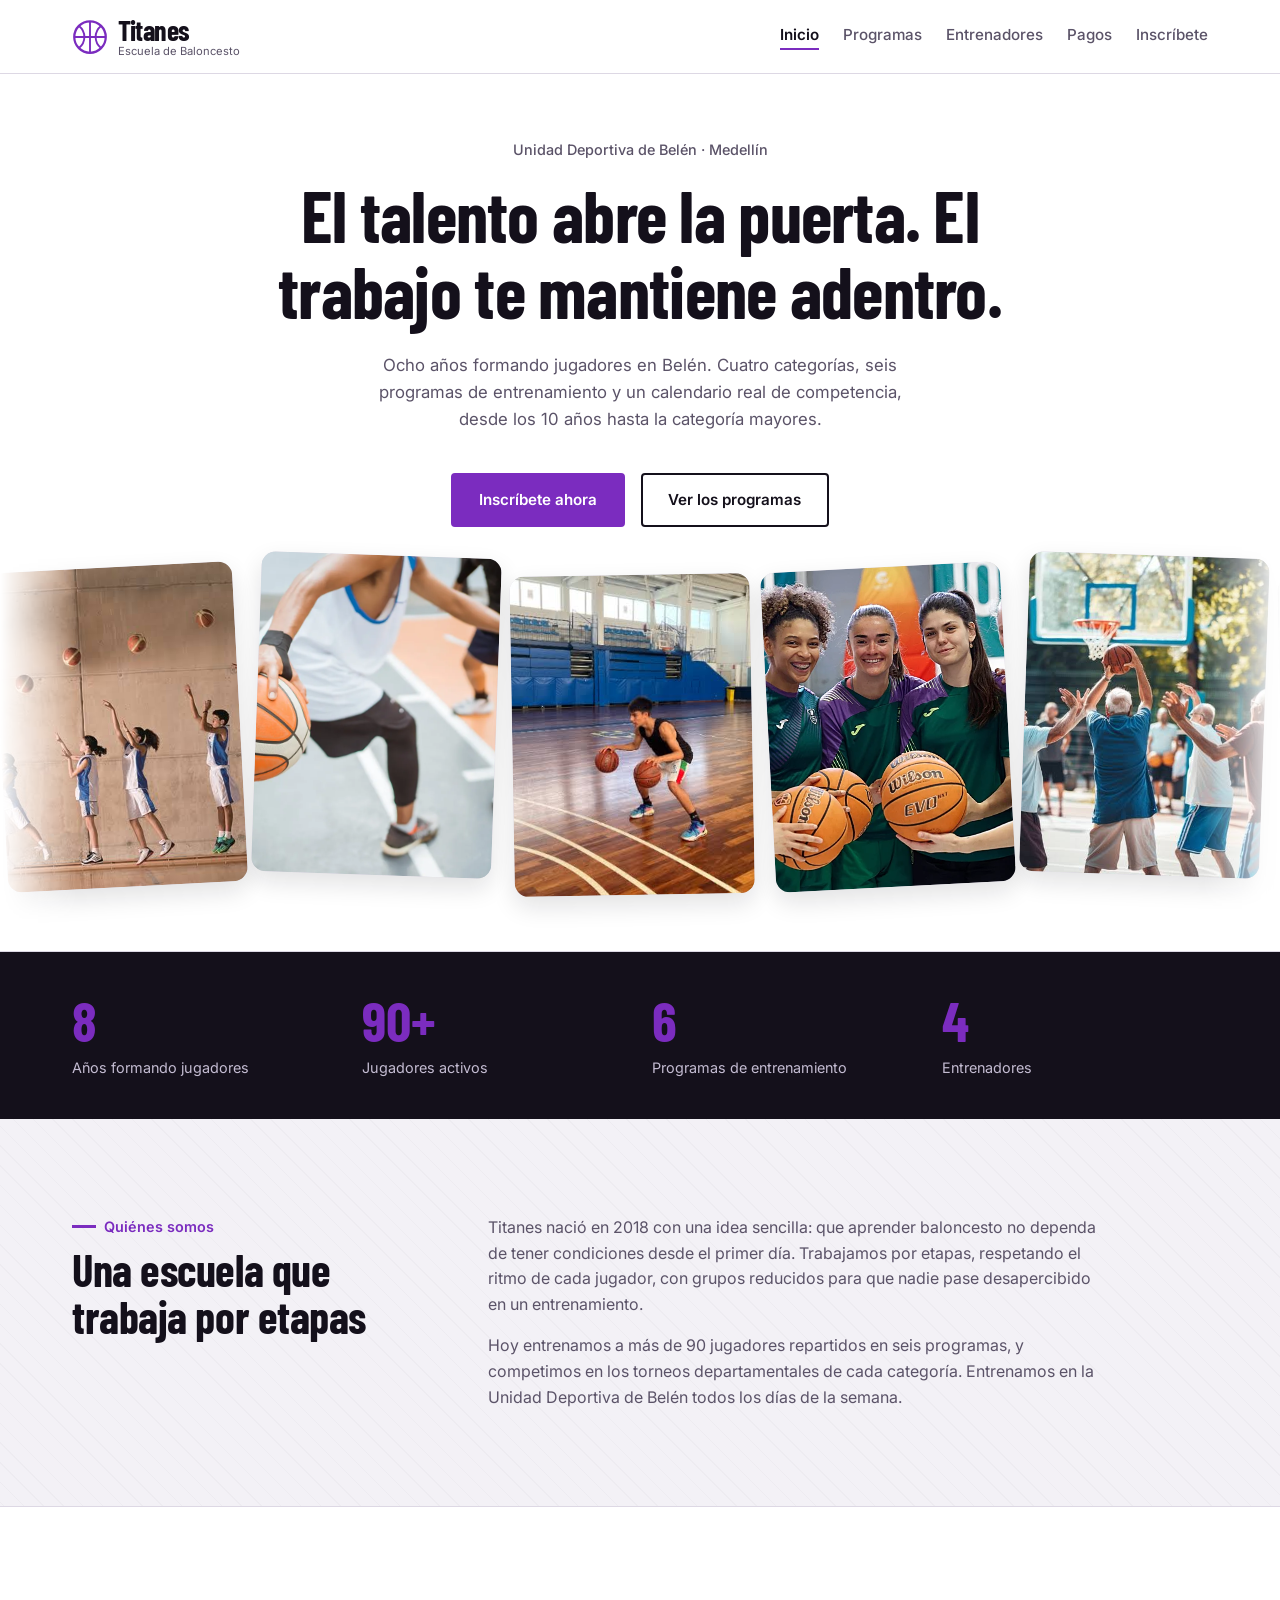
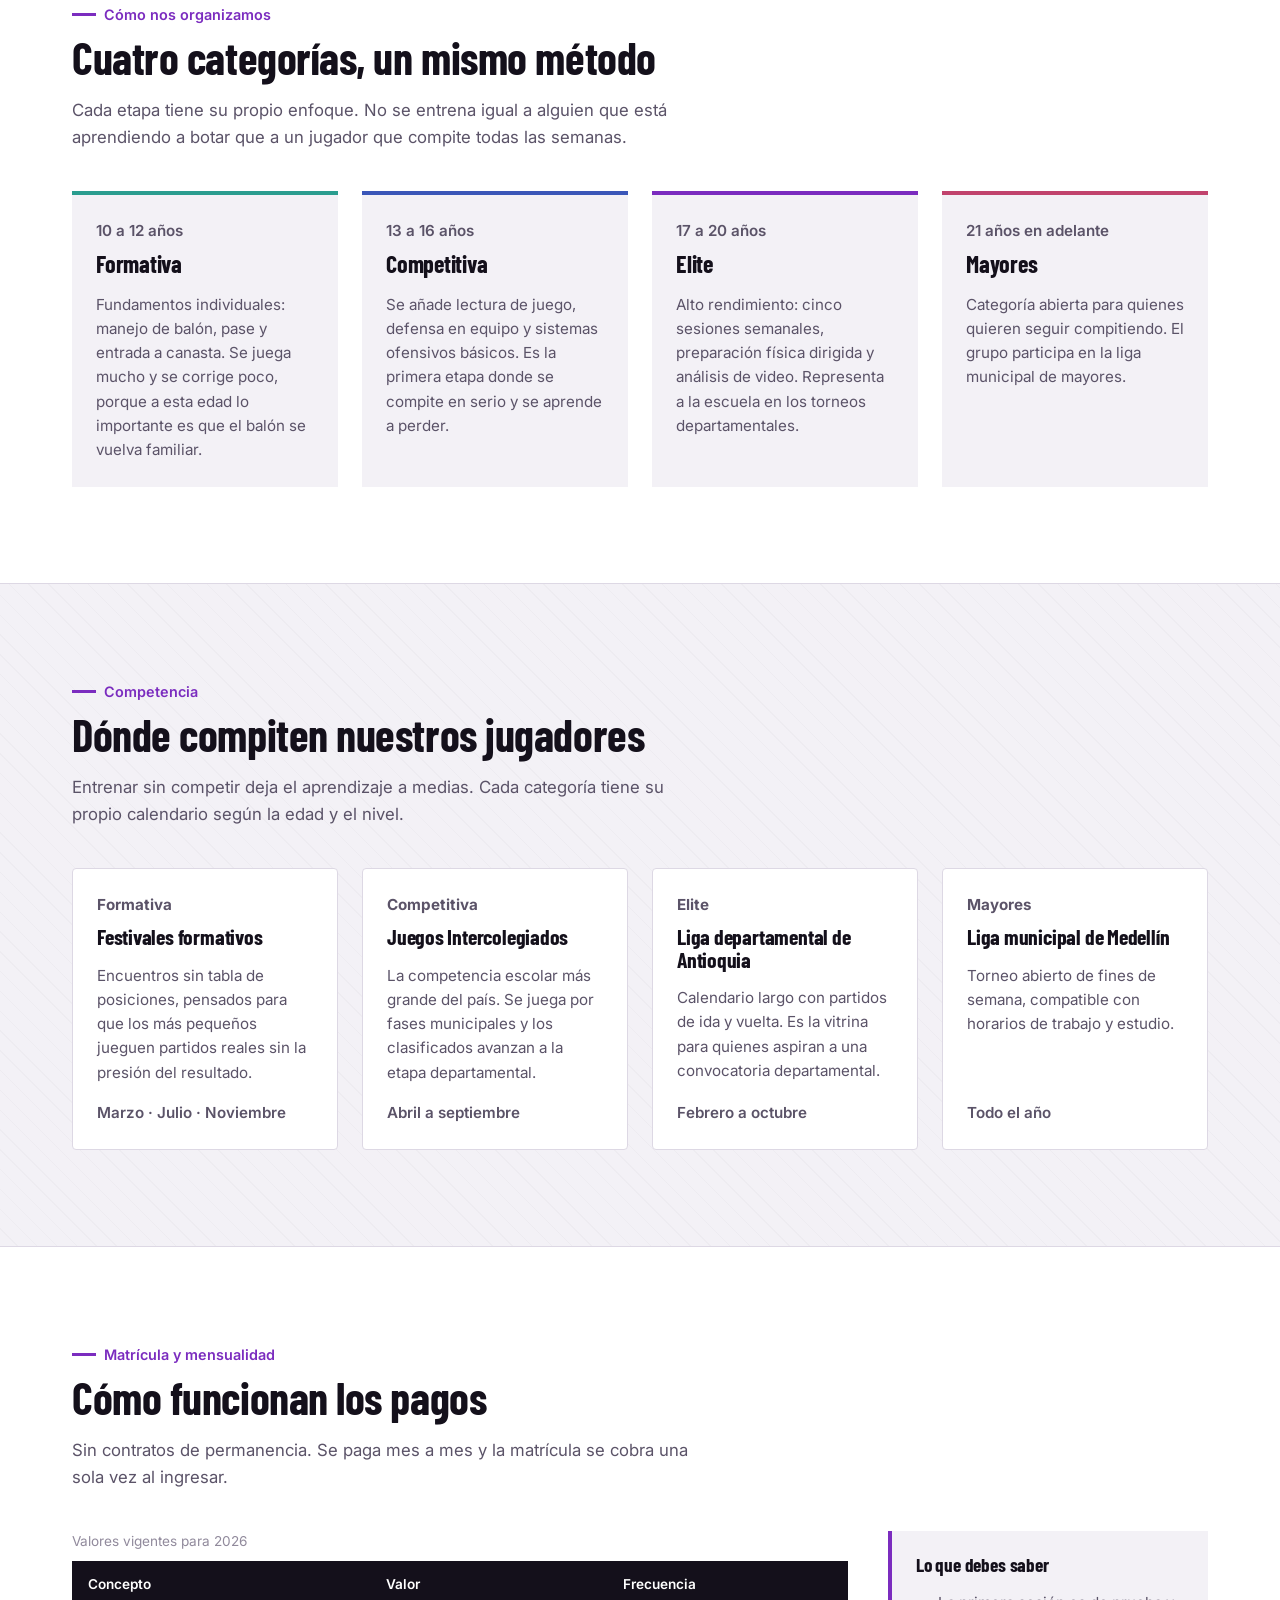
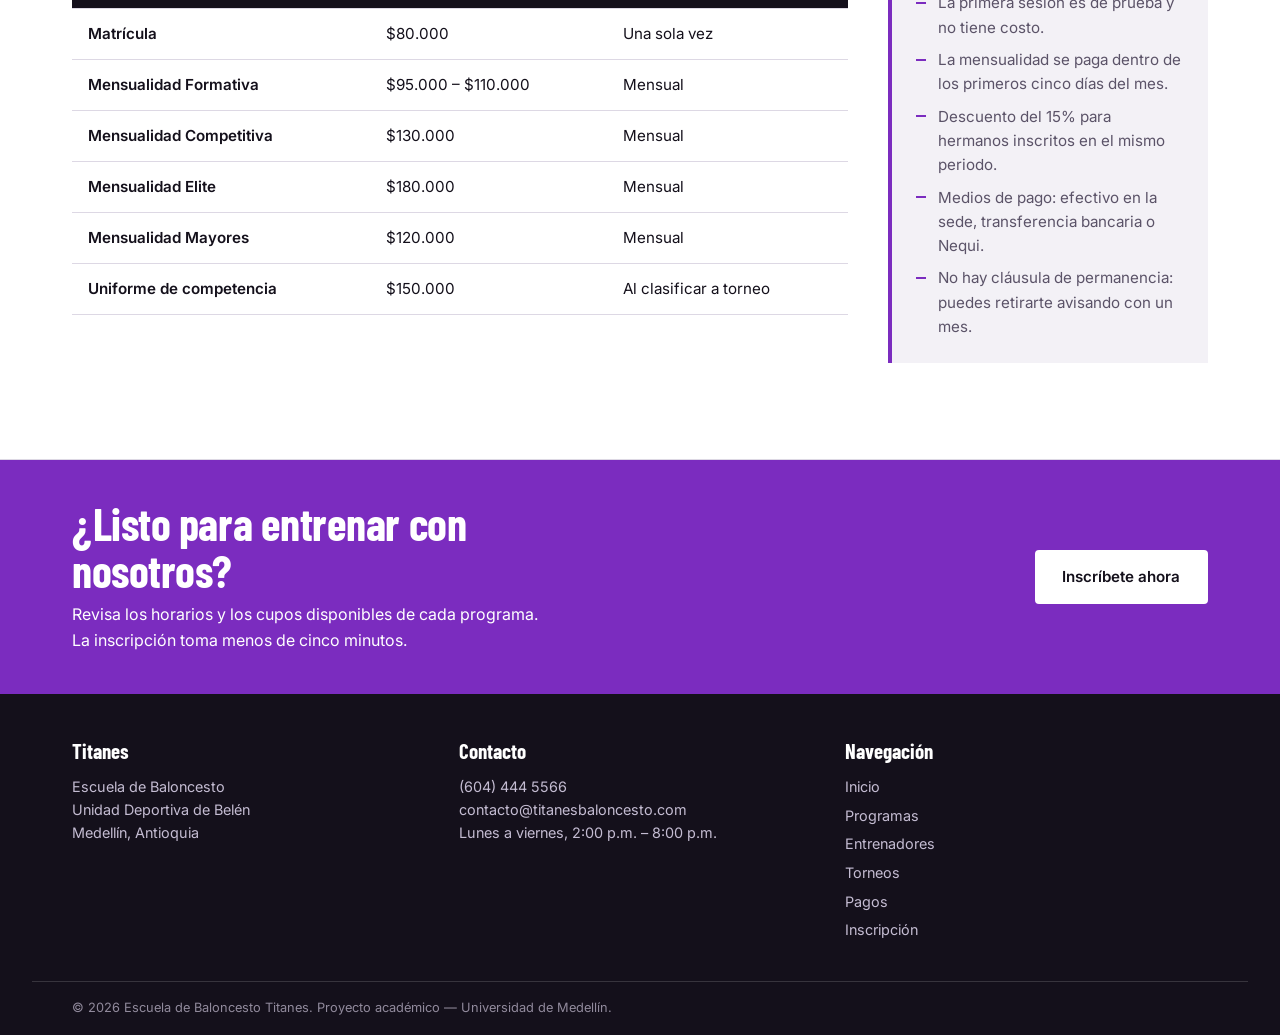
<file: index.html>
<!DOCTYPE html>
<html lang="es">
<head>
    <meta charset="UTF-8">
    <meta name="viewport" content="width=device-width, initial-scale=1.0">
    <meta name="description" content="Escuela de baloncesto Titanes en la Unidad Deportiva de Belén, Medellín. Formación desde los 10 años hasta categoría mayores.">
    <title>Titanes — Escuela de Baloncesto en Medellín</title>
    <link rel="preconnect" href="https://fonts.googleapis.com">
    <link rel="preconnect" href="https://fonts.gstatic.com" crossorigin>
    <link href="https://fonts.googleapis.com/css2?family=Barlow+Condensed:wght@600;700&family=Inter:wght@400;500;600;700&display=swap" rel="stylesheet">
    <link rel="stylesheet" href="css/styles.css">
</head>
<body>

    <a class="salto-contenido" href="#contenido">Saltar al contenido</a>

    <header class="cabecera">
        <div class="contenedor cabecera__interna">

            <a class="logo" href="index.html">
                <svg class="logo__marca" viewBox="0 0 48 48" aria-hidden="true" focusable="false">
                    <circle cx="24" cy="24" r="21" fill="none" stroke="currentColor" stroke-width="3"/>
                    <path d="M24 3v42M3 24h42" stroke="currentColor" stroke-width="2.5" fill="none"/>
                    <path d="M9 9c10 8 10 22 0 30M39 9c-10 8-10 22 0 30" stroke="currentColor" stroke-width="2.5" fill="none"/>
                </svg>
                <span class="logo__texto">
                    <span class="logo__nombre">Titanes</span>
                    <span class="logo__sub">Escuela de Baloncesto</span>
                </span>
            </a>

            <button class="menu-boton" id="menu-boton" type="button"
                    aria-expanded="false" aria-controls="menu-principal">
                <span class="menu-boton__linea"></span>
                <span class="menu-boton__linea"></span>
                <span class="menu-boton__linea"></span>
                <span class="menu-boton__texto">Menú</span>
            </button>

            <nav aria-label="Navegación principal">
                <ul class="menu" id="menu-principal">
                    <li><a href="index.html" aria-current="page">Inicio</a></li>
                    <li><a href="grupos.html">Programas</a></li>
                    <li><a href="entrenadores.html">Entrenadores</a></li>
                    <li><a href="index.html#pagos">Pagos</a></li>
                    <li><a href="inscripcion.html" class="menu__destacado">Inscríbete</a></li>
                </ul>
            </nav>

        </div>
    </header>

    <main id="contenido">

        <!-- ============================================
             Hero
             ============================================ -->
        <section class="hero">
            <div class="contenedor hero__interna">
                <p class="hero__ubicacion">Unidad Deportiva de Belén · Medellín</p>
                <h1 class="hero__titulo">El talento abre la puerta. El trabajo te mantiene adentro.</h1>
                <p class="hero__descripcion">
                    Ocho años formando jugadores en Belén. Cuatro categorías, seis programas
                    de entrenamiento y un calendario real de competencia, desde los 10 años
                    hasta la categoría mayores.
                </p>
                <div class="hero__acciones">
                    <a class="boton" href="inscripcion.html">Inscríbete ahora</a>
                    <a class="boton boton--linea" href="grupos.html">Ver los programas</a>
                </div>
            </div>

       
            <div class="tira" aria-hidden="true">
                <div class="tira__pista">
                    <figure class="tira__foto"><img src="img/hero.jpg" alt="" loading="lazy"></figure>
                    <figure class="tira__foto"><img src="img/grupo-formativa.jpg" alt="" loading="lazy"></figure>
                    <figure class="tira__foto"><img src="img/grupo-competitiva.jpg" alt="" loading="lazy"></figure>
                    <figure class="tira__foto"><img src="img/grupo-elite-femenino.jpg" alt="" loading="lazy"></figure>
                    <figure class="tira__foto"><img src="img/grupo-mayores.jpg" alt="" loading="lazy"></figure>
                    <figure class="tira__foto"><img src="img/entrenador-1.jpg" alt="" loading="lazy"></figure>

                    <figure class="tira__foto"><img src="img/hero.jpg" alt="" loading="lazy"></figure>
                    <figure class="tira__foto"><img src="img/grupo-formativa.jpg" alt="" loading="lazy"></figure>
                    <figure class="tira__foto"><img src="img/grupo-competitiva.jpg" alt="" loading="lazy"></figure>
                    <figure class="tira__foto"><img src="img/grupo-elite.jpg" alt="" loading="lazy"></figure>
                    <figure class="tira__foto"><img src="img/grupo-mayores.jpg" alt="" loading="lazy"></figure>
                    <figure class="tira__foto"><img src="img/entrenador-1.jpg" alt="" loading="lazy"></figure>
                </div>
            </div>
        </section>

        <!-- ============================================
             Cifras
             ============================================ -->
        <section class="cifras">
            <div class="contenedor cifras__lista">
                <div class="cifra">
                    <p class="cifra__numero">8</p>
                    <p class="cifra__texto">Años formando jugadores</p>
                </div>
                <div class="cifra">
                    <p class="cifra__numero">90+</p>
                    <p class="cifra__texto">Jugadores activos</p>
                </div>
                <div class="cifra">
                    <p class="cifra__numero">6</p>
                    <p class="cifra__texto">Programas de entrenamiento</p>
                </div>
                <div class="cifra">
                    <p class="cifra__numero">4</p>
                    <p class="cifra__texto">Entrenadores</p>
                </div>
            </div>
        </section>

     
        <section class="seccion" id="sobre">
            <div class="contenedor seccion__doble">

                <div class="seccion__encabezado">
                    <p class="etiqueta">Quiénes somos</p>
                    <h2>Una escuela que trabaja por etapas</h2>
                </div>

                <div class="seccion__cuerpo">
                    <p>
                        Titanes nació en 2018 con una idea sencilla: que aprender baloncesto
                        no dependa de tener condiciones desde el primer día. Trabajamos por
                        etapas, respetando el ritmo de cada jugador, con grupos reducidos
                        para que nadie pase desapercibido en un entrenamiento.
                    </p>
                    <p>
                        Hoy entrenamos a más de 90 jugadores repartidos en seis programas, y
                        competimos en los torneos departamentales de cada categoría. Entrenamos
                        en la Unidad Deportiva de Belén todos los días de la semana.
                    </p>
                </div>

            </div>
        </section>

  
        <section class="seccion seccion--oscura" id="categorias">
            <div class="contenedor">

                <div class="seccion__encabezado seccion__encabezado--centrado">
                    <p class="etiqueta">Cómo nos organizamos</p>
                    <h2>Cuatro categorías, un mismo método</h2>
                    <p class="seccion__intro">
                        Cada etapa tiene su propio enfoque. No se entrena igual a alguien
                        que está aprendiendo a botar que a un jugador que compite todas
                        las semanas.
                    </p>
                </div>

                <div class="categorias">

                    <article class="categoria">
                        <p class="categoria__edad">10 a 12 años</p>
                        <h3>Formativa</h3>
                        <p>
                            Fundamentos individuales: manejo de balón, pase y entrada a
                            canasta. Se juega mucho y se corrige poco, porque a esta edad
                            lo importante es que el balón se vuelva familiar.
                        </p>
                    </article>

                    <article class="categoria">
                        <p class="categoria__edad">13 a 16 años</p>
                        <h3>Competitiva</h3>
                        <p>
                            Se añade lectura de juego, defensa en equipo y sistemas
                            ofensivos básicos. Es la primera etapa donde se compite
                            en serio y se aprende a perder.
                        </p>
                    </article>

                    <article class="categoria">
                        <p class="categoria__edad">17 a 20 años</p>
                        <h3>Elite</h3>
                        <p>
                            Alto rendimiento: cinco sesiones semanales, preparación física
                            dirigida y análisis de video. Representa a la escuela en los
                            torneos departamentales.
                        </p>
                    </article>

                    <article class="categoria">
                        <p class="categoria__edad">21 años en adelante</p>
                        <h3>Mayores</h3>
                        <p>
                            Categoría abierta para quienes quieren seguir compitiendo.
                            El grupo participa en la liga municipal de mayores.
                        </p>
                    </article>

                </div>

            </div>
        </section>

        <!-- ============================================
             Torneos
             ============================================ -->
        <section class="seccion" id="torneos">
            <div class="contenedor">

                <div class="seccion__encabezado seccion__encabezado--centrado">
                    <p class="etiqueta">Competencia</p>
                    <h2>Dónde compiten nuestros jugadores</h2>
                    <p class="seccion__intro">
                        Entrenar sin competir deja el aprendizaje a medias. Cada categoría
                        tiene su propio calendario según la edad y el nivel.
                    </p>
                </div>

                <div class="torneos">

                    <article class="torneo">
                        <p class="torneo__categoria">Formativa</p>
                        <h3>Festivales formativos</h3>
                        <p>
                            Encuentros sin tabla de posiciones, pensados para que los más
                            pequeños jueguen partidos reales sin la presión del resultado.
                        </p>
                        <p class="torneo__cuando">Marzo · Julio · Noviembre</p>
                    </article>

                    <article class="torneo">
                        <p class="torneo__categoria">Competitiva</p>
                        <h3>Juegos Intercolegiados</h3>
                        <p>
                            La competencia escolar más grande del país. Se juega por fases
                            municipales y los clasificados avanzan a la etapa departamental.
                        </p>
                        <p class="torneo__cuando">Abril a septiembre</p>
                    </article>

                    <article class="torneo">
                        <p class="torneo__categoria">Elite</p>
                        <h3>Liga departamental de Antioquia</h3>
                        <p>
                            Calendario largo con partidos de ida y vuelta. Es la vitrina
                            para quienes aspiran a una convocatoria departamental.
                        </p>
                        <p class="torneo__cuando">Febrero a octubre</p>
                    </article>

                    <article class="torneo">
                        <p class="torneo__categoria">Mayores</p>
                        <h3>Liga municipal de Medellín</h3>
                        <p>
                            Torneo abierto de fines de semana, compatible con horarios de
                            trabajo y estudio.
                        </p>
                        <p class="torneo__cuando">Todo el año</p>
                    </article>

                </div>

            </div>
        </section>

        <!-- ============================================
             Pagos
             ============================================ -->
        <section class="seccion seccion--oscura" id="pagos">
            <div class="contenedor">

                <div class="seccion__encabezado seccion__encabezado--centrado">
                    <p class="etiqueta">Matrícula y mensualidad</p>
                    <h2>Cómo funcionan los pagos</h2>
                    <p class="seccion__intro">
                        Sin contratos de permanencia. Se paga mes a mes y la matrícula se
                        cobra una sola vez al ingresar.
                    </p>
                </div>

                <div class="pagos">

                    <div class="pagos__tabla-zona">
                        <table class="tabla-pagos">
                            <caption>Valores vigentes para 2026</caption>
                            <thead>
                                <tr>
                                    <th scope="col">Concepto</th>
                                    <th scope="col">Valor</th>
                                    <th scope="col">Frecuencia</th>
                                </tr>
                            </thead>
                            <tbody>
                                <tr>
                                    <th scope="row">Matrícula</th>
                                    <td>$80.000</td>
                                    <td>Una sola vez</td>
                                </tr>
                                <tr>
                                    <th scope="row">Mensualidad Formativa</th>
                                    <td>$95.000 – $110.000</td>
                                    <td>Mensual</td>
                                </tr>
                                <tr>
                                    <th scope="row">Mensualidad Competitiva</th>
                                    <td>$130.000</td>
                                    <td>Mensual</td>
                                </tr>
                                <tr>
                                    <th scope="row">Mensualidad Elite</th>
                                    <td>$180.000</td>
                                    <td>Mensual</td>
                                </tr>
                                <tr>
                                    <th scope="row">Mensualidad Mayores</th>
                                    <td>$120.000</td>
                                    <td>Mensual</td>
                                </tr>
                                <tr>
                                    <th scope="row">Uniforme de competencia</th>
                                    <td>$150.000</td>
                                    <td>Al clasificar a torneo</td>
                                </tr>
                            </tbody>
                        </table>
                    </div>

                    <aside class="pagos__notas">
                        <h3>Lo que debes saber</h3>
                        <ul class="lista-marcada">
                            <li>La primera sesión es de prueba y no tiene costo.</li>
                            <li>La mensualidad se paga dentro de los primeros cinco días del mes.</li>
                            <li>Descuento del 15% para hermanos inscritos en el mismo periodo.</li>
                            <li>Medios de pago: efectivo en la sede, transferencia bancaria o Nequi.</li>
                            <li>No hay cláusula de permanencia: puedes retirarte avisando con un mes.</li>
                        </ul>
                    </aside>

                </div>

            </div>
        </section>

        <section class="cierre">
            <div class="contenedor cierre__interna">
                <div>
                    <h2>¿Listo para entrenar con nosotros?</h2>
                    <p>
                        Revisa los horarios y los cupos disponibles de cada programa.
                        La inscripción toma menos de cinco minutos.
                    </p>
                </div>
                <a class="boton boton--claro" href="inscripcion.html">Inscríbete ahora</a>
            </div>
        </section>

    </main>

    <footer class="pie">
        <div class="contenedor pie__interna">

            <div class="pie__bloque">
                <p class="pie__titulo">Titanes</p>
                <p>Escuela de Baloncesto</p>
                <p>Unidad Deportiva de Belén<br>Medellín, Antioquia</p>
            </div>

            <div class="pie__bloque">
                <p class="pie__titulo">Contacto</p>
                <p><a href="tel:+576044445566">(604) 444 5566</a></p>
                <p><a href="mailto:contacto@titanesbaloncesto.com">contacto@titanesbaloncesto.com</a></p>
                <p>Lunes a viernes, 2:00 p.m. – 8:00 p.m.</p>
            </div>

            <div class="pie__bloque">
                <p class="pie__titulo">Navegación</p>
                <ul class="pie__menu">
                    <li><a href="index.html">Inicio</a></li>
                    <li><a href="grupos.html">Programas</a></li>
                    <li><a href="entrenadores.html">Entrenadores</a></li>
                    <li><a href="index.html#torneos">Torneos</a></li>
                    <li><a href="index.html#pagos">Pagos</a></li>
                    <li><a href="inscripcion.html">Inscripción</a></li>
                </ul>
            </div>

        </div>

        <div class="contenedor pie__legal">
            <p>© 2026 Escuela de Baloncesto Titanes. Proyecto académico — Universidad de Medellín.</p>
        </div>
    </footer>

    <script src="js/main.js"></script>
</body>
</html>
</file>
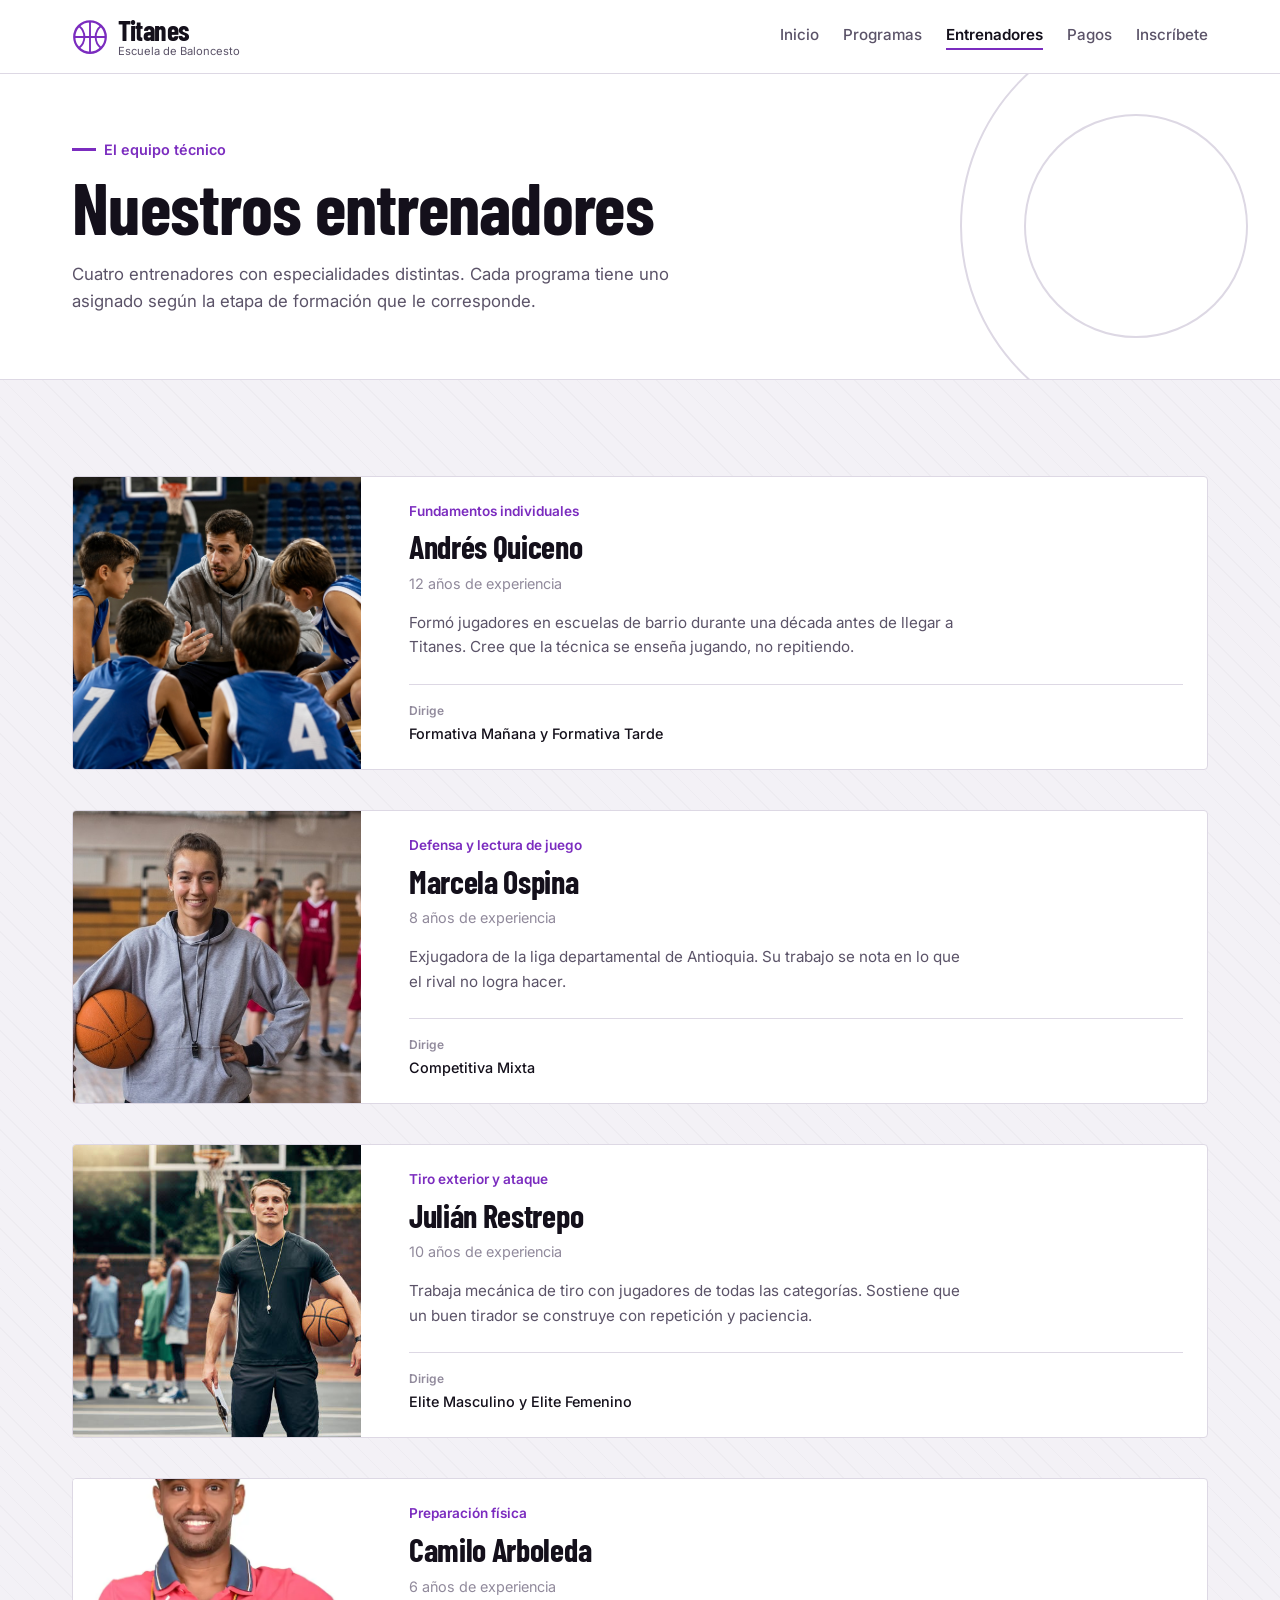
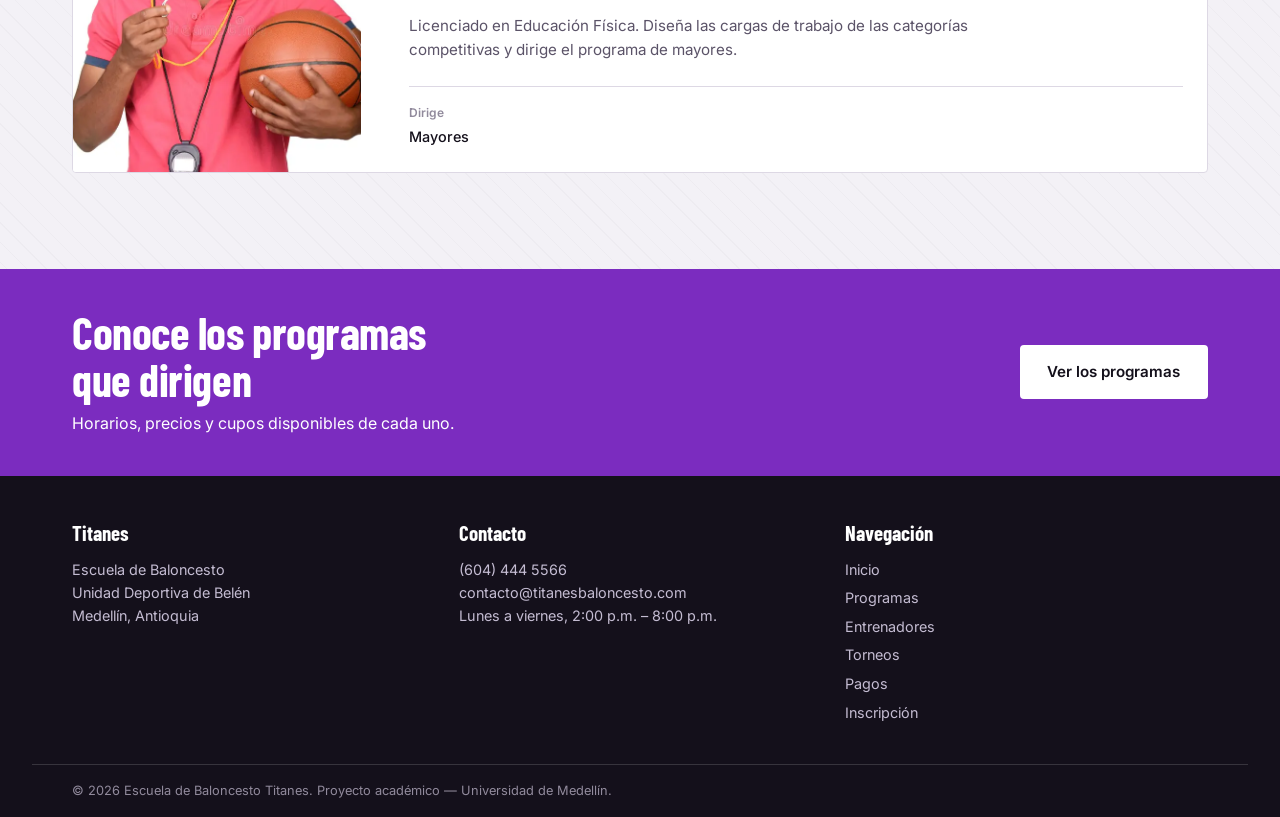
<file: entrenadores.html>
<!DOCTYPE html>
<html lang="es">
<head>
    <meta charset="UTF-8">
    <meta name="viewport" content="width=device-width, initial-scale=1.0">
    <meta name="description" content="Los cuatro entrenadores de Titanes: especialidad, experiencia y programas que dirigen.">
    <title>Entrenadores — Titanes</title>
    <link rel="preconnect" href="https://fonts.googleapis.com">
    <link rel="preconnect" href="https://fonts.gstatic.com" crossorigin>
    <link href="https://fonts.googleapis.com/css2?family=Barlow+Condensed:wght@600;700&family=Inter:wght@400;500;600;700&display=swap" rel="stylesheet">
    <link rel="stylesheet" href="css/styles.css">
</head>
<body>

    <a class="salto-contenido" href="#contenido">Saltar al contenido</a>

    <header class="cabecera">
        <div class="contenedor cabecera__interna">

            <a class="logo" href="index.html">
                <svg class="logo__marca" viewBox="0 0 48 48" aria-hidden="true" focusable="false">
                    <circle cx="24" cy="24" r="21" fill="none" stroke="currentColor" stroke-width="3"/>
                    <path d="M24 3v42M3 24h42" stroke="currentColor" stroke-width="2.5" fill="none"/>
                    <path d="M9 9c10 8 10 22 0 30M39 9c-10 8-10 22 0 30" stroke="currentColor" stroke-width="2.5" fill="none"/>
                </svg>
                <span class="logo__texto">
                    <span class="logo__nombre">Titanes</span>
                    <span class="logo__sub">Escuela de Baloncesto</span>
                </span>
            </a>

            <button class="menu-boton" id="menu-boton" type="button"
                    aria-expanded="false" aria-controls="menu-principal">
                <span class="menu-boton__linea"></span>
                <span class="menu-boton__linea"></span>
                <span class="menu-boton__linea"></span>
                <span class="menu-boton__texto">Menú</span>
            </button>

            <nav aria-label="Navegación principal">
                <ul class="menu" id="menu-principal">
                    <li><a href="index.html">Inicio</a></li>
                    <li><a href="grupos.html">Programas</a></li>
                    <li><a href="entrenadores.html" aria-current="page">Entrenadores</a></li>
                    <li><a href="index.html#pagos">Pagos</a></li>
                    <li><a href="inscripcion.html" class="menu__destacado">Inscríbete</a></li>
                </ul>
            </nav>

        </div>
    </header>

    <main id="contenido">

        <section class="encabezado-pagina">
            <div class="contenedor">
                <p class="etiqueta">El equipo técnico</p>
                <h1>Nuestros entrenadores</h1>
                <p class="encabezado-pagina__intro">
                    Cuatro entrenadores con especialidades distintas. Cada programa tiene
                    uno asignado según la etapa de formación que le corresponde.
                </p>
            </div>
        </section>

        <section class="seccion">
            <div class="contenedor">

                <div class="entrenadores">

                    <article class="entrenador">
                        <figure class="entrenador__figura">
                            <img src="img/entrenador-1.jpg"
                                 alt="Retrato de Andrés Quiceno, entrenador de fundamentos"
                                 width="600" height="600" loading="lazy">
                        </figure>
                        <div class="entrenador__datos">
                            <p class="entrenador__especialidad">Fundamentos individuales</p>
                            <h2>Andrés Quiceno</h2>
                            <p class="entrenador__experiencia">12 años de experiencia</p>
                            <p class="entrenador__bio">
                                Formó jugadores en escuelas de barrio durante una década antes
                                de llegar a Titanes. Cree que la técnica se enseña jugando,
                                no repitiendo.
                            </p>
                            <p class="entrenador__grupos">
                                <span class="entrenador__etiqueta">Dirige</span>
                                Formativa Mañana y Formativa Tarde
                            </p>
                        </div>
                    </article>

                    <article class="entrenador">
                        <figure class="entrenador__figura">
                            <img src="img/entrenador-2.jpg"
                                 alt="Retrato de Marcela Ospina, entrenadora de defensa"
                                 width="600" height="600" loading="lazy">
                        </figure>
                        <div class="entrenador__datos">
                            <p class="entrenador__especialidad">Defensa y lectura de juego</p>
                            <h2>Marcela Ospina</h2>
                            <p class="entrenador__experiencia">8 años de experiencia</p>
                            <p class="entrenador__bio">
                                Exjugadora de la liga departamental de Antioquia. Su trabajo
                                se nota en lo que el rival no logra hacer.
                            </p>
                            <p class="entrenador__grupos">
                                <span class="entrenador__etiqueta">Dirige</span>
                                Competitiva Mixta
                            </p>
                        </div>
                    </article>

                    <article class="entrenador">
                        <figure class="entrenador__figura">
                            <img src="img/entrenador-3.jpg"
                                 alt="Retrato de Julián Restrepo, entrenador de tiro"
                                 width="600" height="600" loading="lazy">
                        </figure>
                        <div class="entrenador__datos">
                            <p class="entrenador__especialidad">Tiro exterior y ataque</p>
                            <h2>Julián Restrepo</h2>
                            <p class="entrenador__experiencia">10 años de experiencia</p>
                            <p class="entrenador__bio">
                                Trabaja mecánica de tiro con jugadores de todas las categorías.
                                Sostiene que un buen tirador se construye con repetición
                                y paciencia.
                            </p>
                            <p class="entrenador__grupos">
                                <span class="entrenador__etiqueta">Dirige</span>
                                Elite Masculino y Elite Femenino
                            </p>
                        </div>
                    </article>

                    <article class="entrenador">
                        <figure class="entrenador__figura">
                            <img src="img/entrenador-4.jpg"
                                 alt="Retrato de Camilo Arboleda, preparador físico"
                                 width="600" height="600" loading="lazy">
                        </figure>
                        <div class="entrenador__datos">
                            <p class="entrenador__especialidad">Preparación física</p>
                            <h2>Camilo Arboleda</h2>
                            <p class="entrenador__experiencia">6 años de experiencia</p>
                            <p class="entrenador__bio">
                                Licenciado en Educación Física. Diseña las cargas de trabajo
                                de las categorías competitivas y dirige el programa de mayores.
                            </p>
                            <p class="entrenador__grupos">
                                <span class="entrenador__etiqueta">Dirige</span>
                                Mayores
                            </p>
                        </div>
                    </article>

                </div>

            </div>
        </section>

        <section class="cierre">
            <div class="contenedor cierre__interna">
                <div>
                    <h2>Conoce los programas que dirigen</h2>
                    <p>Horarios, precios y cupos disponibles de cada uno.</p>
                </div>
                <a class="boton boton--claro" href="grupos.html">Ver los programas</a>
            </div>
        </section>

    </main>

    <footer class="pie">
        <div class="contenedor pie__interna">

            <div class="pie__bloque">
                <p class="pie__titulo">Titanes</p>
                <p>Escuela de Baloncesto</p>
                <p>Unidad Deportiva de Belén<br>Medellín, Antioquia</p>
            </div>

            <div class="pie__bloque">
                <p class="pie__titulo">Contacto</p>
                <p><a href="tel:+576044445566">(604) 444 5566</a></p>
                <p><a href="mailto:contacto@titanesbaloncesto.com">contacto@titanesbaloncesto.com</a></p>
                <p>Lunes a viernes, 2:00 p.m. – 8:00 p.m.</p>
            </div>

            <div class="pie__bloque">
                <p class="pie__titulo">Navegación</p>
                <ul class="pie__menu">
                    <li><a href="index.html">Inicio</a></li>
                    <li><a href="grupos.html">Programas</a></li>
                    <li><a href="entrenadores.html">Entrenadores</a></li>
                    <li><a href="index.html#torneos">Torneos</a></li>
                    <li><a href="index.html#pagos">Pagos</a></li>
                    <li><a href="inscripcion.html">Inscripción</a></li>
                </ul>
            </div>

        </div>

        <div class="contenedor pie__legal">
            <p>© 2026 Escuela de Baloncesto Titanes. Proyecto académico — Universidad de Medellín.</p>
        </div>
    </footer>

    <script src="js/main.js"></script>
</body>
</html>
</file>
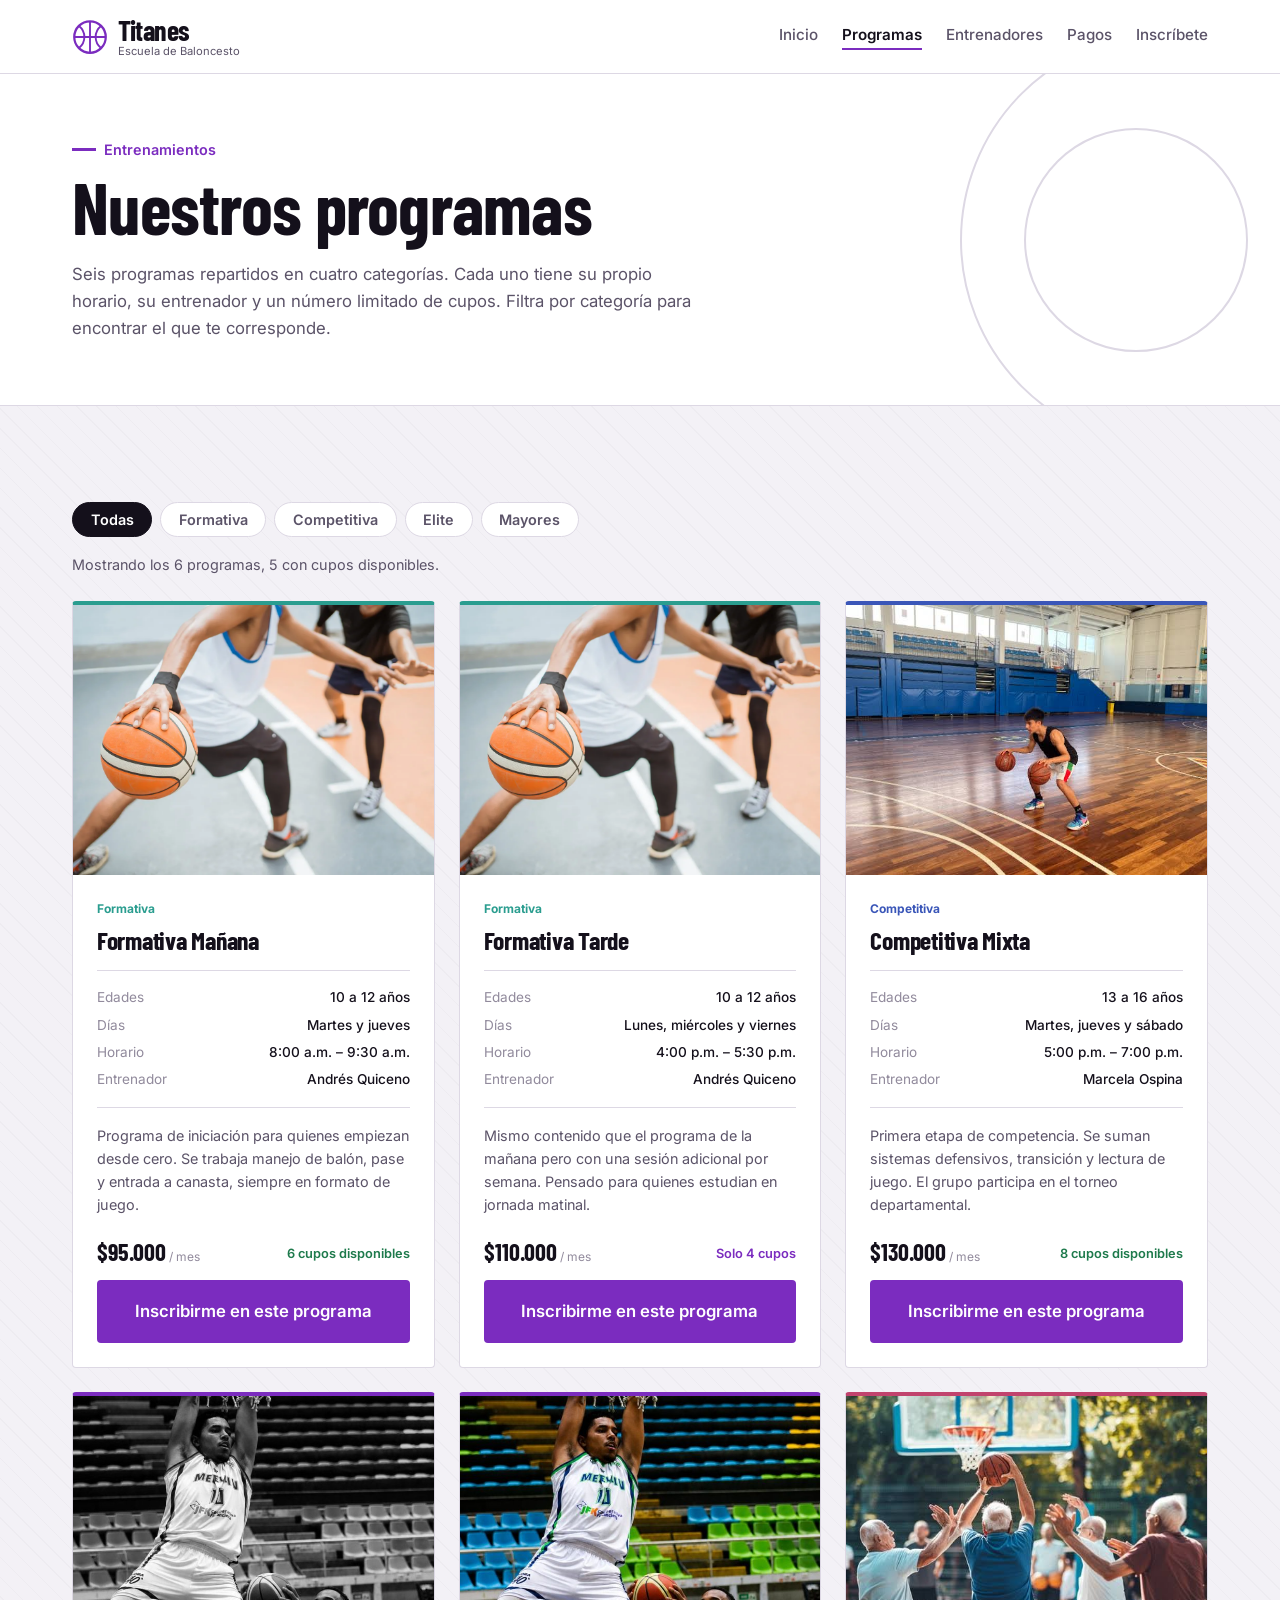
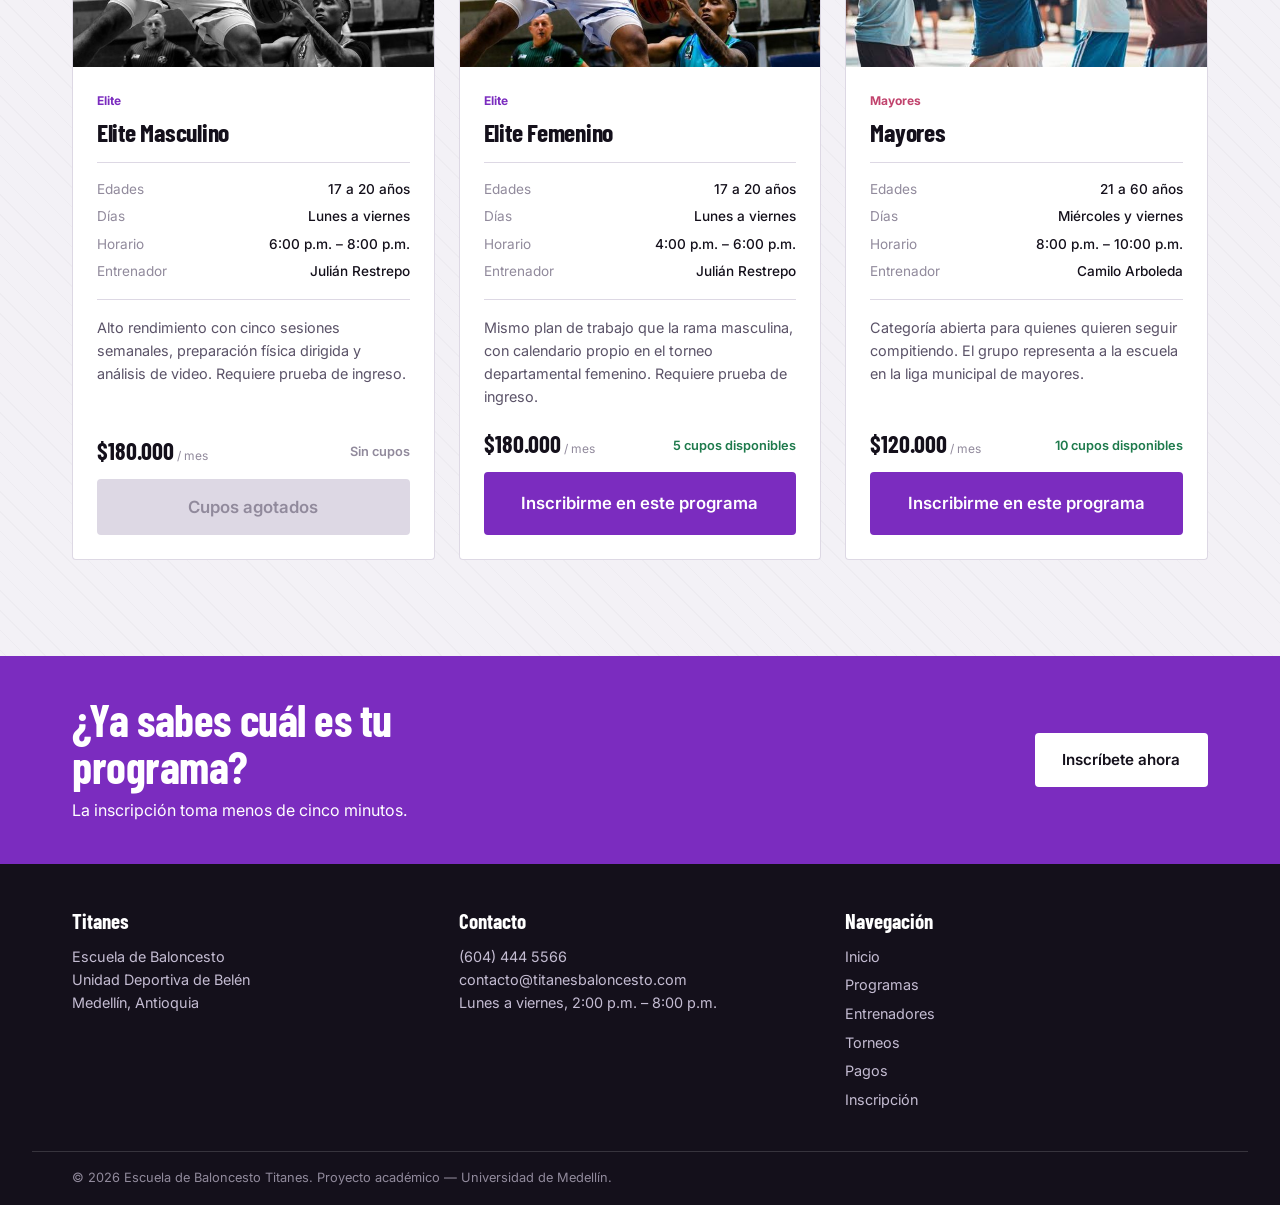
<file: grupos.html>
<!DOCTYPE html>
<html lang="es">
<head>
    <meta charset="UTF-8">
    <meta name="viewport" content="width=device-width, initial-scale=1.0">
    <meta name="description" content="Los seis programas de entrenamiento de Titanes: horarios, precios y cupos disponibles por categoría.">
    <title>Programas y horarios — Titanes</title>
    <link rel="preconnect" href="https://fonts.googleapis.com">
    <link rel="preconnect" href="https://fonts.gstatic.com" crossorigin>
    <link href="https://fonts.googleapis.com/css2?family=Barlow+Condensed:wght@600;700&family=Inter:wght@400;500;600;700&display=swap" rel="stylesheet">
    <link rel="stylesheet" href="css/styles.css">
</head>
<body>

    <a class="salto-contenido" href="#contenido">Saltar al contenido</a>

    <header class="cabecera">
        <div class="contenedor cabecera__interna">

            <a class="logo" href="index.html">
                <svg class="logo__marca" viewBox="0 0 48 48" aria-hidden="true" focusable="false">
                    <circle cx="24" cy="24" r="21" fill="none" stroke="currentColor" stroke-width="3"/>
                    <path d="M24 3v42M3 24h42" stroke="currentColor" stroke-width="2.5" fill="none"/>
                    <path d="M9 9c10 8 10 22 0 30M39 9c-10 8-10 22 0 30" stroke="currentColor" stroke-width="2.5" fill="none"/>
                </svg>
                <span class="logo__texto">
                    <span class="logo__nombre">Titanes</span>
                    <span class="logo__sub">Escuela de Baloncesto</span>
                </span>
            </a>

            <button class="menu-boton" id="menu-boton" type="button"
                    aria-expanded="false" aria-controls="menu-principal">
                <span class="menu-boton__linea"></span>
                <span class="menu-boton__linea"></span>
                <span class="menu-boton__linea"></span>
                <span class="menu-boton__texto">Menú</span>
            </button>

            <nav aria-label="Navegación principal">
                <ul class="menu" id="menu-principal">
                    <li><a href="index.html">Inicio</a></li>
                    <li><a href="grupos.html" aria-current="page">Programas</a></li>
                    <li><a href="entrenadores.html">Entrenadores</a></li>
                    <li><a href="index.html#pagos">Pagos</a></li>
                    <li><a href="inscripcion.html" class="menu__destacado">Inscríbete</a></li>
                </ul>
            </nav>

        </div>
    </header>

    <main id="contenido">

        <section class="encabezado-pagina">
            <div class="contenedor">
                <p class="etiqueta">Entrenamientos</p>
                <h1>Nuestros programas</h1>
                <p class="encabezado-pagina__intro">
                    Seis programas repartidos en cuatro categorías. Cada uno tiene su propio
                    horario, su entrenador y un número limitado de cupos. Filtra por
                    categoría para encontrar el que te corresponde.
                </p>
            </div>
        </section>

        <!-- ============================================
             Filtro por categoría — interacción del Grupo A
             ============================================ -->
        <section class="seccion">
            <div class="contenedor">

                <div class="filtros" id="filtros" role="group" aria-label="Filtrar programas por categoría">
                    <button class="filtro filtro--activo" type="button" data-categoria="todas">
                        Todas
                    </button>
                    <button class="filtro" type="button" data-categoria="formativa">
                        Formativa
                    </button>
                    <button class="filtro" type="button" data-categoria="competitiva">
                        Competitiva
                    </button>
                    <button class="filtro" type="button" data-categoria="elite">
                        Elite
                    </button>
                    <button class="filtro" type="button" data-categoria="mayores">
                        Mayores
                    </button>
                </div>

                <p class="resultado-filtro" id="resultado-filtro" role="status" aria-live="polite"></p>

                <!-- Este contenedor se llena desde js/main.js a partir
                     del arreglo de objetos. En la Entrega 2 ese arreglo
                     se reemplaza por los datos que vengan de la API. -->
                <div class="catalogo" id="catalogo"></div>

            </div>
        </section>

        <section class="cierre">
            <div class="contenedor cierre__interna">
                <div>
                    <h2>¿Ya sabes cuál es tu programa?</h2>
                    <p>La inscripción toma menos de cinco minutos.</p>
                </div>
                <a class="boton boton--claro" href="inscripcion.html">Inscríbete ahora</a>
            </div>
        </section>

    </main>

    <footer class="pie">
        <div class="contenedor pie__interna">

            <div class="pie__bloque">
                <p class="pie__titulo">Titanes</p>
                <p>Escuela de Baloncesto</p>
                <p>Unidad Deportiva de Belén<br>Medellín, Antioquia</p>
            </div>

            <div class="pie__bloque">
                <p class="pie__titulo">Contacto</p>
                <p><a href="tel:+576044445566">(604) 444 5566</a></p>
                <p><a href="mailto:contacto@titanesbaloncesto.com">contacto@titanesbaloncesto.com</a></p>
                <p>Lunes a viernes, 2:00 p.m. – 8:00 p.m.</p>
            </div>

            <div class="pie__bloque">
                <p class="pie__titulo">Navegación</p>
                <ul class="pie__menu">
                    <li><a href="index.html">Inicio</a></li>
                    <li><a href="grupos.html">Programas</a></li>
                    <li><a href="entrenadores.html">Entrenadores</a></li>
                    <li><a href="index.html#torneos">Torneos</a></li>
                    <li><a href="index.html#pagos">Pagos</a></li>
                    <li><a href="inscripcion.html">Inscripción</a></li>
                </ul>
            </div>

        </div>

        <div class="contenedor pie__legal">
            <p>© 2026 Escuela de Baloncesto Titanes. Proyecto académico — Universidad de Medellín.</p>
        </div>
    </footer>

    <script src="js/main.js"></script>
</body>
</html>
</file>
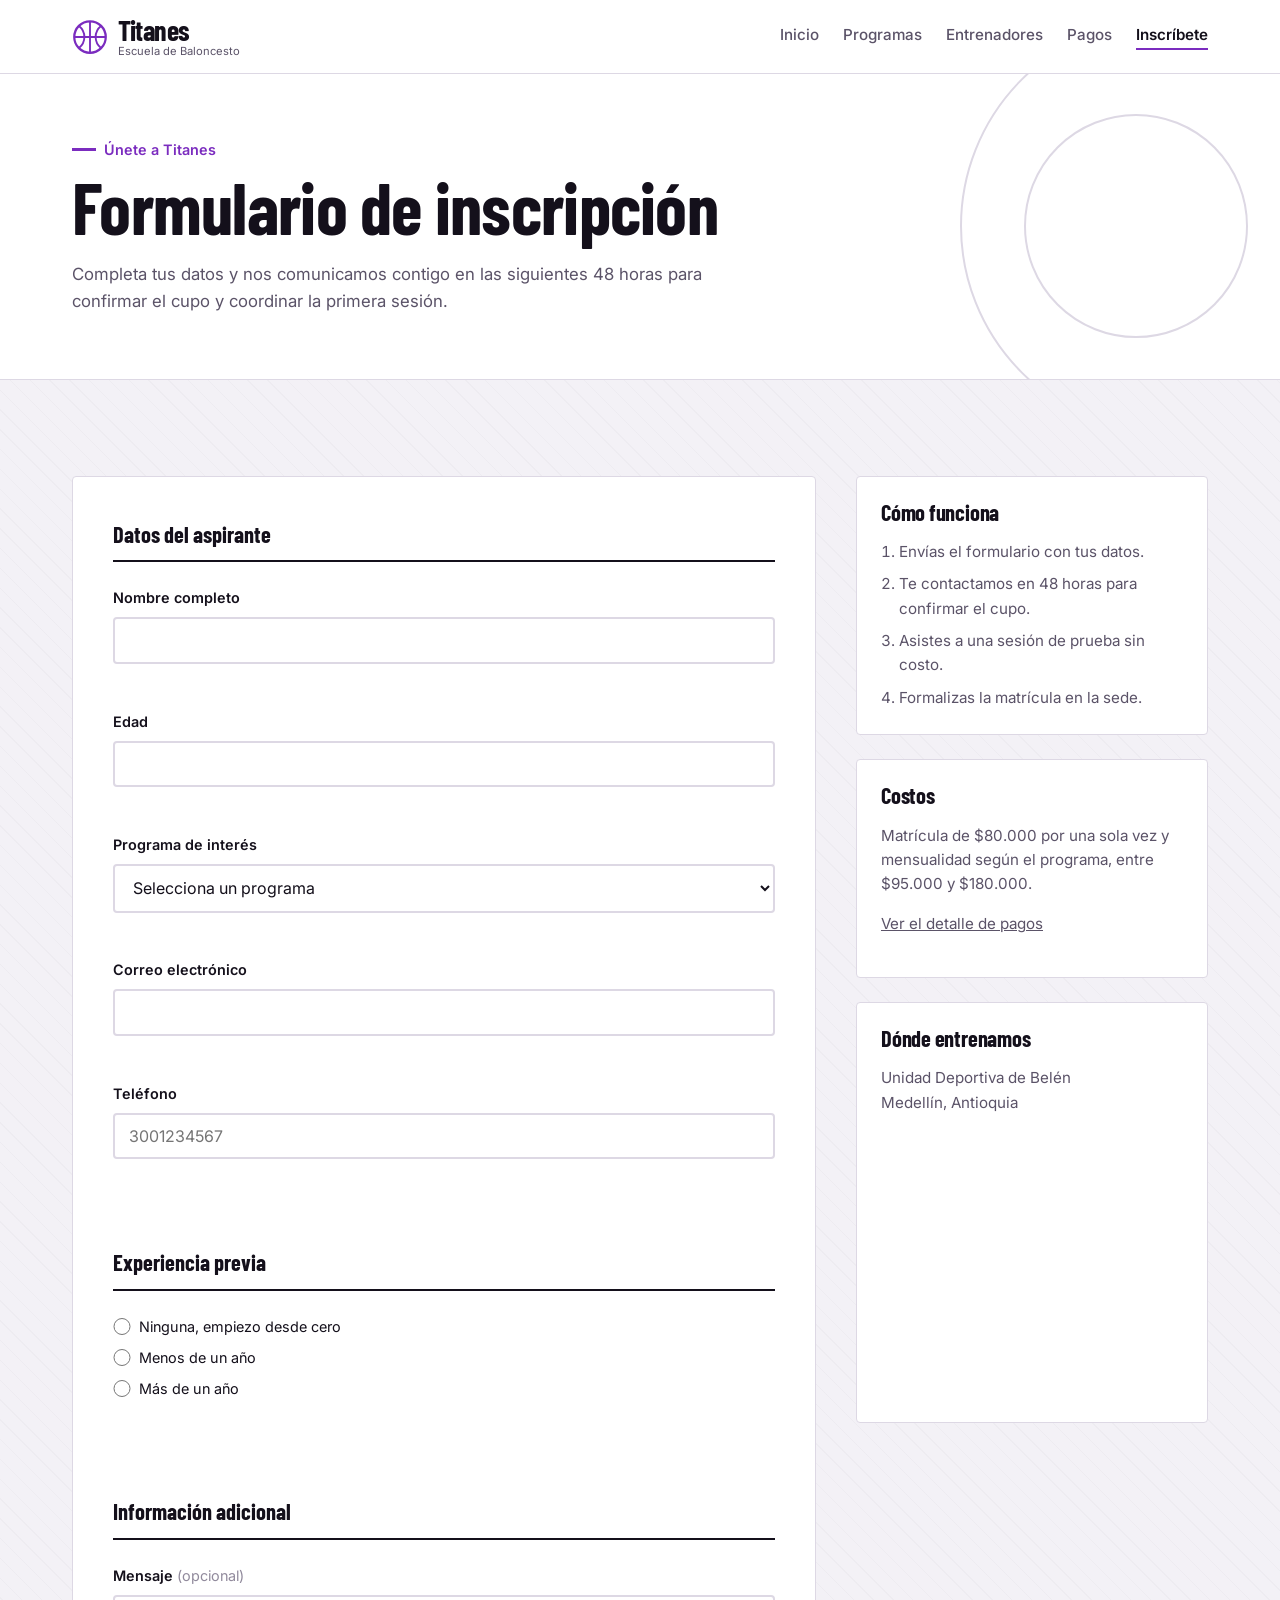
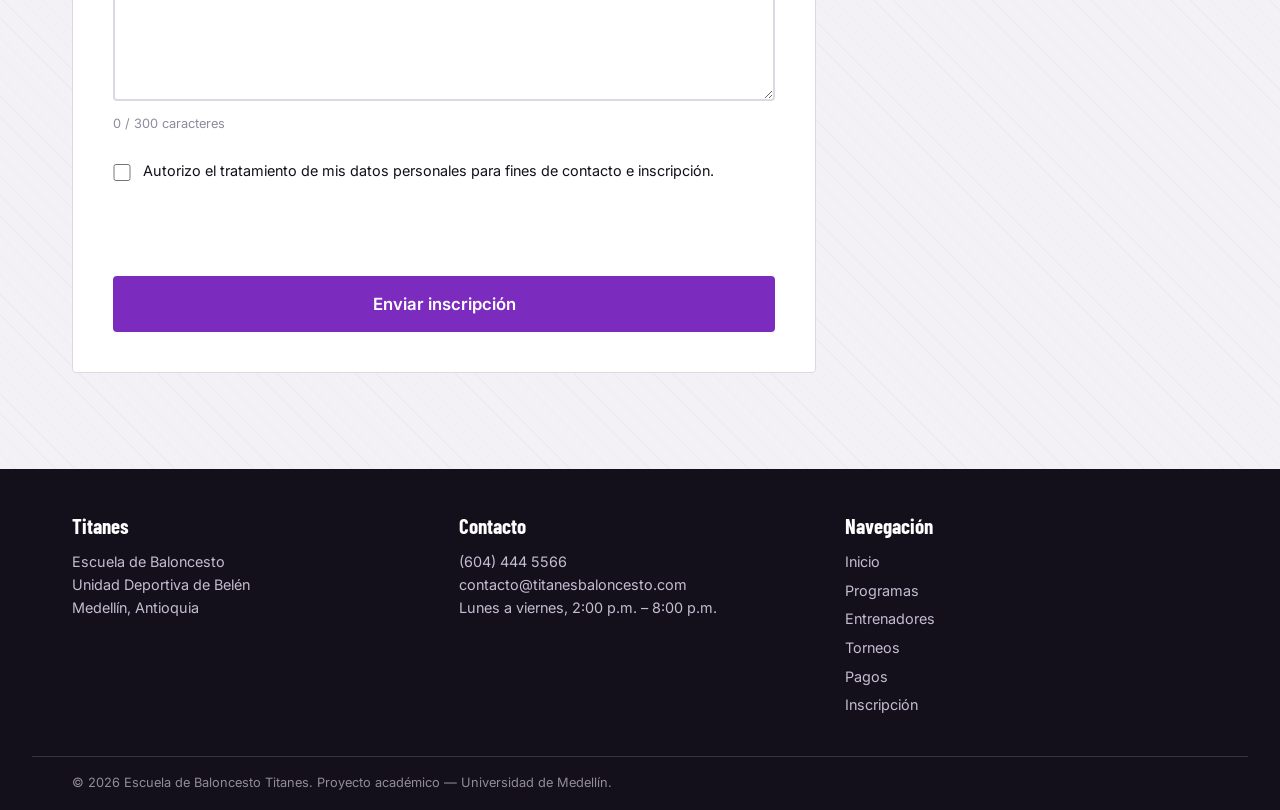
<file: inscripcion.html>
<!DOCTYPE html>
<html lang="es">
<head>
    <meta charset="UTF-8">
    <meta name="viewport" content="width=device-width, initial-scale=1.0">
    <meta name="description" content="Formulario de inscripción a los programas de entrenamiento de la escuela de baloncesto Titanes.">
    <title>Inscripción — Titanes</title>
    <link rel="preconnect" href="https://fonts.googleapis.com">
    <link rel="preconnect" href="https://fonts.gstatic.com" crossorigin>
    <link href="https://fonts.googleapis.com/css2?family=Barlow+Condensed:wght@600;700&family=Inter:wght@400;500;600;700&display=swap" rel="stylesheet">
    <link rel="stylesheet" href="css/styles.css">
</head>
<body>

    <a class="salto-contenido" href="#contenido">Saltar al contenido</a>

    <header class="cabecera">
        <div class="contenedor cabecera__interna">

            <a class="logo" href="index.html">
                <svg class="logo__marca" viewBox="0 0 48 48" aria-hidden="true" focusable="false">
                    <circle cx="24" cy="24" r="21" fill="none" stroke="currentColor" stroke-width="3"/>
                    <path d="M24 3v42M3 24h42" stroke="currentColor" stroke-width="2.5" fill="none"/>
                    <path d="M9 9c10 8 10 22 0 30M39 9c-10 8-10 22 0 30" stroke="currentColor" stroke-width="2.5" fill="none"/>
                </svg>
                <span class="logo__texto">
                    <span class="logo__nombre">Titanes</span>
                    <span class="logo__sub">Escuela de Baloncesto</span>
                </span>
            </a>

            <button class="menu-boton" id="menu-boton" type="button"
                    aria-expanded="false" aria-controls="menu-principal">
                <span class="menu-boton__linea"></span>
                <span class="menu-boton__linea"></span>
                <span class="menu-boton__linea"></span>
                <span class="menu-boton__texto">Menú</span>
            </button>

            <nav aria-label="Navegación principal">
                <ul class="menu" id="menu-principal">
                    <li><a href="index.html">Inicio</a></li>
                    <li><a href="grupos.html">Programas</a></li>
                    <li><a href="entrenadores.html">Entrenadores</a></li>
                    <li><a href="index.html#pagos">Pagos</a></li>
                    <li><a href="inscripcion.html" class="menu__destacado" aria-current="page">Inscríbete</a></li>
                </ul>
            </nav>

        </div>
    </header>

    <main id="contenido">

        <section class="encabezado-pagina">
            <div class="contenedor">
                <p class="etiqueta">Únete a Titanes</p>
                <h1>Formulario de inscripción</h1>
                <p class="encabezado-pagina__intro">
                    Completa tus datos y nos comunicamos contigo en las siguientes
                    48 horas para confirmar el cupo y coordinar la primera sesión.
                </p>
            </div>
        </section>

        <section class="seccion">
            <div class="contenedor formulario-zona">

                <!-- novalidate desactiva los mensajes por defecto del
                     navegador para que la validación sea la nuestra. -->
                <form class="formulario" id="formulario" novalidate>

                    <fieldset class="campos">
                        <legend>Datos del aspirante</legend>

                        <div class="campo">
                            <label for="nombre">Nombre completo</label>
                            <input type="text" id="nombre" name="nombre"
                                   autocomplete="name"
                                   aria-describedby="error-nombre">
                            <p class="error" id="error-nombre"></p>
                        </div>

                        <div class="campo">
                            <label for="edad">Edad</label>
                            <input type="number" id="edad" name="edad"
                                   min="10" max="60"
                                   aria-describedby="error-edad">
                            <p class="error" id="error-edad"></p>
                        </div>

                        <div class="campo">
                            <label for="grupo">Programa de interés</label>
                            <!-- Las opciones se generan desde el arreglo
                                 de grupos en js/main.js, igual que el catálogo. -->
                            <select id="grupo" name="grupo" aria-describedby="error-grupo">
                                <option value="">Selecciona un programa</option>
                            </select>
                            <p class="error" id="error-grupo"></p>
                        </div>

                        <div class="campo">
                            <label for="correo">Correo electrónico</label>
                            <input type="email" id="correo" name="correo"
                                   autocomplete="email"
                                   aria-describedby="error-correo">
                            <p class="error" id="error-correo"></p>
                        </div>

                        <div class="campo">
                            <label for="telefono">Teléfono</label>
                            <input type="tel" id="telefono" name="telefono"
                                   autocomplete="tel"
                                   placeholder="3001234567"
                                   aria-describedby="error-telefono">
                            <p class="error" id="error-telefono"></p>
                        </div>
                    </fieldset>

                    <fieldset class="campos">
                        <legend>Experiencia previa</legend>

                        <div class="campo campo--opciones">
                            <div class="opcion">
                                <input type="radio" id="exp-ninguna" name="experiencia" value="ninguna">
                                <label for="exp-ninguna">Ninguna, empiezo desde cero</label>
                            </div>
                            <div class="opcion">
                                <input type="radio" id="exp-poca" name="experiencia" value="menos-1">
                                <label for="exp-poca">Menos de un año</label>
                            </div>
                            <div class="opcion">
                                <input type="radio" id="exp-mucha" name="experiencia" value="mas-1">
                                <label for="exp-mucha">Más de un año</label>
                            </div>
                            <p class="error" id="error-experiencia"></p>
                        </div>
                    </fieldset>

                    <!-- Aparece solo si la edad es menor de 18 -->
                    <fieldset class="campos campos--acudiente" id="bloque-acudiente" hidden>
                        <legend>Datos del acudiente</legend>
                        <p class="campos__nota">
                            Como el aspirante es menor de 18 años, necesitamos los datos
                            y la autorización de un acudiente.
                        </p>

                        <div class="campo">
                            <label for="acudiente">Nombre del acudiente</label>
                            <input type="text" id="acudiente" name="acudiente"
                                   aria-describedby="error-acudiente">
                            <p class="error" id="error-acudiente"></p>
                        </div>

                        <div class="campo">
                            <label for="tel-acudiente">Teléfono del acudiente</label>
                            <input type="tel" id="tel-acudiente" name="tel-acudiente"
                                   placeholder="3001234567"
                                   aria-describedby="error-tel-acudiente">
                            <p class="error" id="error-tel-acudiente"></p>
                        </div>

                        <div class="campo campo--casilla">
                            <input type="checkbox" id="permiso" name="permiso">
                            <label for="permiso">
                                Como acudiente, autorizo la participación del aspirante en
                                los entrenamientos y competencias de la escuela.
                            </label>
                            <p class="error" id="error-permiso"></p>
                        </div>
                    </fieldset>

                    <fieldset class="campos">
                        <legend>Información adicional</legend>

                        <div class="campo">
                            <label for="mensaje">Mensaje <span class="campo__opcional">(opcional)</span></label>
                            <textarea id="mensaje" name="mensaje" rows="4"
                                      maxlength="300"
                                      aria-describedby="contador-mensaje"></textarea>
                            <p class="campo__ayuda" id="contador-mensaje">0 / 300 caracteres</p>
                        </div>

                        <div class="campo campo--casilla">
                            <input type="checkbox" id="datos" name="datos">
                            <label for="datos">
                                Autorizo el tratamiento de mis datos personales para fines
                                de contacto e inscripción.
                            </label>
                            <p class="error" id="error-datos"></p>
                        </div>
                    </fieldset>

                    <button class="boton boton--ancho" type="submit">Enviar inscripción</button>

                    <p class="mensaje-exito" id="mensaje-exito" role="status" aria-live="polite" hidden></p>

                </form>

                <aside class="lateral">
                    <div class="lateral__caja">
                        <h2>Cómo funciona</h2>
                        <ol class="pasos">
                            <li>Envías el formulario con tus datos.</li>
                            <li>Te contactamos en 48 horas para confirmar el cupo.</li>
                            <li>Asistes a una sesión de prueba sin costo.</li>
                            <li>Formalizas la matrícula en la sede.</li>
                        </ol>
                    </div>

                    <div class="lateral__caja">
                        <h2>Costos</h2>
                        <p>
                            Matrícula de $80.000 por una sola vez y mensualidad según
                            el programa, entre $95.000 y $180.000.
                        </p>
                        <p><a href="index.html#pagos">Ver el detalle de pagos</a></p>
                    </div>

                    <div class="lateral__caja">
                        <h2>Dónde entrenamos</h2>
                        <p>Unidad Deportiva de Belén<br>Medellín, Antioquia</p>
                        <iframe
                            title="Ubicación de la escuela en la Unidad Deportiva de Belén"
                            src="https://www.google.com/maps?q=Unidad+Deportiva+de+Belen+Medellin&output=embed"
                            width="100%" height="260"
                            style="border:0"
                            loading="lazy"
                            referrerpolicy="no-referrer-when-downgrade">
                        </iframe>
                    </div>
                </aside>

            </div>
        </section>

    </main>

    <footer class="pie">
        <div class="contenedor pie__interna">

            <div class="pie__bloque">
                <p class="pie__titulo">Titanes</p>
                <p>Escuela de Baloncesto</p>
                <p>Unidad Deportiva de Belén<br>Medellín, Antioquia</p>
            </div>

            <div class="pie__bloque">
                <p class="pie__titulo">Contacto</p>
                <p><a href="tel:+576044445566">(604) 444 5566</a></p>
                <p><a href="mailto:contacto@titanesbaloncesto.com">contacto@titanesbaloncesto.com</a></p>
                <p>Lunes a viernes, 2:00 p.m. – 8:00 p.m.</p>
            </div>

            <div class="pie__bloque">
                <p class="pie__titulo">Navegación</p>
                <ul class="pie__menu">
                    <li><a href="index.html">Inicio</a></li>
                    <li><a href="grupos.html">Programas</a></li>
                    <li><a href="entrenadores.html">Entrenadores</a></li>
                    <li><a href="index.html#torneos">Torneos</a></li>
                    <li><a href="index.html#pagos">Pagos</a></li>
                    <li><a href="inscripcion.html">Inscripción</a></li>
                </ul>
            </div>

        </div>

        <div class="contenedor pie__legal">
            <p>© 2026 Escuela de Baloncesto Titanes. Proyecto académico — Universidad de Medellín.</p>
        </div>
    </footer>

    <script src="js/main.js"></script>
</body>
</html>
</file>
<file: css/styles.css>
:root {
    --pista:        #F3F1F6;
    --blanco:       #FFFFFF;
    --tinta:        #14101B;
    --tinta-media:  #5B5368;
    --tinta-suave:  #918A9C;
    --balon:        #7B2CBF;
    --linea:        #DDD8E4;

    /* Un color por categoría: se usa en filtros, tarjetas y panel */
    --cat-formativa:   #2A9D8F;
    --cat-competitiva: #3A56B8;
    --cat-elite:       #7B2CBF;
    --cat-mayores:     #C1436D;

    --error: #C0301B;
    --exito: #1E7A4C;

    --titular: "Barlow Condensed", "Arial Narrow", sans-serif;
    --texto:   "Inter", -apple-system, BlinkMacSystemFont, "Segoe UI", sans-serif;

    --e1: 0.5rem;
    --e2: 1rem;
    --e3: 1.5rem;
    --e4: 2.5rem;
    --e5: 4rem;
    --e6: 6rem;

    --ancho-max: 76rem;
    --radio: 4px;
    --transicion: 200ms ease;
}


/* ============================================================
   2. RESET Y BASE
   ============================================================ */

*,
*::before,
*::after {
    box-sizing: border-box;
    margin: 0;
    padding: 0;
}

html {
    scroll-behavior: smooth;
    -webkit-text-size-adjust: 100%;
}

body {
    background-color: var(--pista);
    /* Trama diagonal muy tenue: da textura sin ensuciar el fondo */
    background-image: repeating-linear-gradient(
        45deg,
        rgba(20, 16, 27, 0.022) 0px,
        rgba(20, 16, 27, 0.022) 1px,
        transparent 1px,
        transparent 14px
    );
    color: var(--tinta);
    font-family: var(--texto);
    font-size: 1rem;
    line-height: 1.6;
    display: flex;
    flex-direction: column;
    min-height: 100vh;
}

main {
    flex: 1;
}

img {
    display: block;
    max-width: 100%;
    height: auto;
}

h1, h2, h3 {
    font-family: var(--titular);
    font-weight: 700;
    line-height: 1.05;
    letter-spacing: -0.01em;
}

h1 { font-size: clamp(2.5rem, 7vw, 4.5rem); }
h2 { font-size: clamp(1.9rem, 4vw, 2.8rem); }
h3 { font-size: 1.5rem; }

a { color: inherit; }

a:focus-visible,
button:focus-visible,
input:focus-visible,
select:focus-visible,
textarea:focus-visible {
    outline: 3px solid var(--balon);
    outline-offset: 3px;
}


/* ============================================================
   3. UTILIDADES
   ============================================================ */

.contenedor {
    width: 100%;
    max-width: var(--ancho-max);
    margin-inline: auto;
    padding-inline: var(--e3);
}

.salto-contenido {
    position: absolute;
    left: -9999px;
    z-index: 100;
    background-color: var(--tinta);
    color: var(--blanco);
    padding: var(--e1) var(--e2);
    text-decoration: none;
}

.salto-contenido:focus {
    left: var(--e2);
    top: var(--e1);
}

.etiqueta {
    display: flex;
    align-items: center;
    gap: var(--e1);
    font-size: 0.9rem;
    font-weight: 600;
    color: var(--balon);
    margin-bottom: var(--e1);
}

.etiqueta::before {
    content: "";
    width: 1.5rem;
    height: 3px;
    background-color: var(--balon);
    flex-shrink: 0;
}


/* ============================================================
   4. CABECERA Y LOGO
   Flexbox: una fila, dos extremos, un solo eje.
   ============================================================ */

.cabecera {
    background-color: var(--blanco);
    border-bottom: 1px solid var(--linea);
    position: sticky;
    top: 0;
    z-index: 20;
}

.cabecera__interna {
    display: flex;
    align-items: center;
    justify-content: space-between;
    flex-wrap: wrap;
    gap: var(--e2);
    padding-block: var(--e2);
}

.logo {
    display: flex;
    align-items: center;
    gap: 0.6rem;
    text-decoration: none;
    line-height: 1;
}

.logo__marca {
    width: 2.25rem;
    height: 2.25rem;
    color: var(--balon);
    flex-shrink: 0;
}

.logo__texto {
    display: block;
}

.logo__nombre {
    display: block;
    font-family: var(--titular);
    font-size: 1.75rem;
    font-weight: 700;
    letter-spacing: -0.02em;
}

.logo__sub {
    display: block;
    font-size: 0.7rem;
    color: var(--tinta-media);
    margin-top: 2px;
}

.menu-boton {
    display: flex;
    flex-direction: column;
    justify-content: center;
    gap: 5px;
    width: 2.75rem;
    height: 2.75rem;
    padding: 0.6rem;
    background-color: transparent;
    border: 1px solid var(--linea);
    border-radius: var(--radio);
    cursor: pointer;
}

.menu-boton__linea {
    display: block;
    width: 100%;
    height: 2px;
    background-color: var(--tinta);
    transition: transform var(--transicion), opacity var(--transicion);
}

.menu-boton__texto {
    position: absolute;
    width: 1px;
    height: 1px;
    overflow: hidden;
    clip: rect(0 0 0 0);
    white-space: nowrap;
}

/* Las tres líneas forman una X al abrir. Se engancha a
   aria-expanded, el mismo atributo que lee un lector de
   pantalla: estado visual y accesible siempre coinciden. */
.menu-boton[aria-expanded="true"] .menu-boton__linea:nth-child(1) {
    transform: translateY(7px) rotate(45deg);
}

.menu-boton[aria-expanded="true"] .menu-boton__linea:nth-child(2) {
    opacity: 0;
}

.menu-boton[aria-expanded="true"] .menu-boton__linea:nth-child(3) {
    transform: translateY(-7px) rotate(-45deg);
}

.menu {
    list-style: none;
    display: none;
    width: 100%;
    flex-direction: column;
    gap: var(--e1);
    padding-top: var(--e2);
    border-top: 1px solid var(--linea);
}

.menu--abierto {
    display: flex;
}

/* Cada enlace entra escalonado al abrir el menú */
.menu--abierto li {
    animation: menu-entra 260ms ease both;
}

.menu--abierto li:nth-child(1) { animation-delay: 30ms; }
.menu--abierto li:nth-child(2) { animation-delay: 60ms; }
.menu--abierto li:nth-child(3) { animation-delay: 90ms; }
.menu--abierto li:nth-child(4) { animation-delay: 120ms; }
.menu--abierto li:nth-child(5) { animation-delay: 150ms; }

@keyframes menu-entra {
    from {
        opacity: 0;
        transform: translateX(-12px);
    }
    to {
        opacity: 1;
        transform: none;
    }
}

.menu a {
    display: block;
    padding: 0.6rem 0;
    font-size: 0.95rem;
    font-weight: 500;
    color: var(--tinta-media);
    text-decoration: none;
    border-bottom: 2px solid transparent;
    transition: color var(--transicion);
}

.menu a:hover {
    color: var(--tinta);
}

.menu a[aria-current="page"] {
    color: var(--tinta);
    font-weight: 600;
}

.menu__destacado {
    color: var(--balon);
    font-weight: 600;
}


/* ============================================================
   5. BOTONES
   ============================================================ */

.boton {
    display: inline-block;
    font-family: var(--texto);
    font-size: 0.95rem;
    font-weight: 600;
    text-align: center;
    text-decoration: none;
    background-color: var(--balon);
    color: var(--blanco);
    border: 2px solid var(--balon);
    border-radius: var(--radio);
    padding: 0.8rem 1.6rem;
    cursor: pointer;
    transition: background-color var(--transicion), border-color var(--transicion), color var(--transicion);
}

.boton:hover {
    background-color: var(--tinta);
    border-color: var(--tinta);
}

.boton--linea {
    background-color: transparent;
    color: var(--tinta);
    border-color: var(--tinta);
}

.boton--linea:hover {
    background-color: var(--tinta);
    color: var(--blanco);
}

.boton--claro {
    background-color: var(--blanco);
    color: var(--tinta);
    border-color: var(--blanco);
}

.boton--claro:hover {
    background-color: var(--tinta);
    border-color: var(--tinta);
    color: var(--blanco);
}

.boton--ancho {
    width: 100%;
    padding-block: 1rem;
    font-size: 1.05rem;
}

.boton--agotado,
.boton:disabled {
    background-color: var(--linea);
    border-color: var(--linea);
    color: var(--tinta-suave);
    cursor: not-allowed;
}

.boton--agotado:hover {
    background-color: var(--linea);
    border-color: var(--linea);
    color: var(--tinta-suave);
}


/* ============================================================
   6. HERO Y TIRA DE FOTOS
   ============================================================ */

.hero {
    background-color: var(--blanco);
    border-bottom: 1px solid var(--linea);
    padding-block: var(--e4) 0;
    text-align: center;
    overflow: hidden;
}

.hero__interna {
    max-width: 54rem;
}

.hero__ubicacion {
    font-size: 0.9rem;
    font-weight: 500;
    color: var(--tinta-media);
    margin-bottom: var(--e2);
}

.hero__titulo {
    margin-inline: auto;
}

.hero__descripcion {
    margin: var(--e3) auto 0;
    max-width: 52ch;
    font-size: 1.05rem;
    color: var(--tinta-media);
}

.hero__acciones {
    display: flex;
    flex-wrap: wrap;
    justify-content: center;
    gap: var(--e2);
    margin-top: var(--e4);
}

/* --- Tira de fotos en movimiento continuo --------------------
   Las imágenes están duplicadas en el HTML. La animación
   desplaza la pista exactamente la mitad de su ancho, así que
   al terminar el ciclo la segunda copia queda donde estaba la
   primera y el salto es invisible. */

.tira {
    overflow: hidden;
    padding-block: var(--e4) var(--e5);
    mask-image: linear-gradient(to right, transparent, black 6%, black 94%, transparent);
    -webkit-mask-image: linear-gradient(to right, transparent, black 6%, black 94%, transparent);
}

.tira__pista {
    display: flex;
    gap: var(--e2);
    width: max-content;
    animation: desfile 38s linear infinite;
}

.tira:hover .tira__pista {
    animation-play-state: paused;
}

@keyframes desfile {
    from { transform: translateX(0); }
    to   { transform: translateX(-50%); }
}

.tira__foto {
    width: 11rem;
    flex-shrink: 0;
    border-radius: 14px;
    overflow: hidden;
    background-color: var(--linea);
    box-shadow: 0 10px 24px rgba(20, 16, 27, 0.12);
}

.tira__foto img {
    width: 100%;
    aspect-ratio: 3 / 4;
    object-fit: cover;
}

/* Inclinaciones alternas: dan el aire suelto de una tira de fotos */
.tira__foto:nth-child(3n+1) { transform: rotate(-3deg); }
.tira__foto:nth-child(3n+2) { transform: rotate(2deg) translateY(-0.75rem); }
.tira__foto:nth-child(3n+3) { transform: rotate(-1deg) translateY(0.5rem); }


/* ============================================================
   7. CIFRAS
   ============================================================ */

.cifras {
    background-color: var(--tinta);
    color: var(--blanco);
    padding-block: var(--e4);
}

.cifras__lista {
    display: grid;
    grid-template-columns: repeat(2, 1fr);
    gap: var(--e3);
}

.cifra__numero {
    font-family: var(--titular);
    font-size: clamp(2.5rem, 7vw, 3.5rem);
    font-weight: 700;
    line-height: 1;
    color: var(--balon);
}

.cifra__texto {
    font-size: 0.9rem;
    color: #C4BCD2;
    margin-top: var(--e1);
}


/* ============================================================
   8. SECCIONES
   ============================================================ */

.seccion {
    padding-block: var(--e5);
}

.seccion--oscura {
    background-color: var(--blanco);
    border-block: 1px solid var(--linea);
}

.seccion__encabezado {
    margin-bottom: var(--e4);
}

.seccion__encabezado--centrado {
    max-width: 46rem;
}

.seccion__intro {
    margin-top: var(--e2);
    max-width: 58ch;
    color: var(--tinta-media);
    font-size: 1.05rem;
}

.seccion__doble {
    display: grid;
    gap: var(--e3);
}

.seccion__cuerpo p {
    max-width: 62ch;
    color: var(--tinta-media);
}

.seccion__cuerpo p + p {
    margin-top: var(--e2);
}

/* Encabezado de páginas internas. Los dos círculos evocan el
   arco de tiro libre; van detrás del texto, apenas visibles. */
.encabezado-pagina {
    background-color: var(--blanco);
    border-bottom: 1px solid var(--linea);
    padding-block: var(--e4);
    position: relative;
    overflow: hidden;
}

.encabezado-pagina::before,
.encabezado-pagina::after {
    content: "";
    position: absolute;
    top: 50%;
    transform: translateY(-50%);
    border: 2px solid var(--linea);
    border-radius: 50%;
    pointer-events: none;
}

.encabezado-pagina::before {
    right: 2rem;
    width: 14rem;
    height: 14rem;
}

.encabezado-pagina::after {
    right: -6rem;
    width: 26rem;
    height: 26rem;
}

.encabezado-pagina .contenedor {
    position: relative;
    z-index: 1;
}

.encabezado-pagina__intro {
    margin-top: var(--e2);
    max-width: 58ch;
    color: var(--tinta-media);
    font-size: 1.05rem;
}


/* ============================================================
   9. CATEGORÍAS
   ============================================================ */

.categorias {
    display: grid;
    gap: var(--e3);
}

.categoria {
    background-color: var(--pista);
    border-top: 4px solid var(--linea);
    padding: var(--e3);
}

.categoria:nth-child(1) { border-top-color: var(--cat-formativa); }
.categoria:nth-child(2) { border-top-color: var(--cat-competitiva); }
.categoria:nth-child(3) { border-top-color: var(--cat-elite); }
.categoria:nth-child(4) { border-top-color: var(--cat-mayores); }

.categoria__edad {
    font-size: 0.85rem;
    font-weight: 600;
    color: var(--tinta-media);
    margin-bottom: var(--e1);
}

.categoria h3 {
    margin-bottom: var(--e2);
}

.categoria p {
    font-size: 0.95rem;
    color: var(--tinta-media);
}


/* ============================================================
   10. FILTROS Y PANEL DE CATEGORÍA
   ============================================================ */

.filtros {
    display: flex;
    flex-wrap: wrap;
    gap: var(--e1);
    margin-bottom: var(--e2);
}

.filtro {
    font-family: var(--texto);
    font-size: 0.9rem;
    font-weight: 600;
    background-color: var(--blanco);
    color: var(--tinta-media);
    border: 1px solid var(--linea);
    border-radius: 999px;
    padding: 0.5rem 1.1rem;
    cursor: pointer;
    transition: background-color var(--transicion), color var(--transicion), border-color var(--transicion);
}

.filtro:hover {
    border-color: var(--tinta);
    color: var(--tinta);
}

.filtro--activo {
    background-color: var(--tinta);
    border-color: var(--tinta);
    color: var(--blanco);
}

.filtro--activo[data-categoria="formativa"]   { background-color: var(--cat-formativa);   border-color: var(--cat-formativa); }
.filtro--activo[data-categoria="competitiva"] { background-color: var(--cat-competitiva); border-color: var(--cat-competitiva); }
.filtro--activo[data-categoria="elite"]       { background-color: var(--cat-elite);       border-color: var(--cat-elite); }
.filtro--activo[data-categoria="mayores"]     { background-color: var(--cat-mayores);     border-color: var(--cat-mayores); }

.resultado-filtro {
    font-size: 0.9rem;
    color: var(--tinta-media);
    margin-bottom: var(--e3);
    min-height: 1.5em;
}

.panel-categoria {
    background-color: var(--blanco);
    border: 1px solid var(--linea);
    border-left: 5px solid var(--linea);
    border-radius: var(--radio);
    padding: var(--e3);
    margin-bottom: var(--e4);
    animation: entrada 300ms ease both;
}

.panel-categoria[data-categoria="formativa"]   { border-left-color: var(--cat-formativa); }
.panel-categoria[data-categoria="competitiva"] { border-left-color: var(--cat-competitiva); }
.panel-categoria[data-categoria="elite"]       { border-left-color: var(--cat-elite); }
.panel-categoria[data-categoria="mayores"]     { border-left-color: var(--cat-mayores); }

.panel-categoria__edad {
    font-size: 0.85rem;
    font-weight: 600;
    color: var(--tinta-suave);
    margin-bottom: var(--e1);
}

.panel-categoria__titulo {
    font-family: var(--titular);
    font-size: 1.8rem;
    font-weight: 700;
    line-height: 1.1;
}

.panel-categoria__resumen {
    margin-top: var(--e2);
    max-width: 62ch;
    font-size: 0.95rem;
    color: var(--tinta-media);
}

.panel-categoria__cuerpo {
    display: grid;
    gap: var(--e3);
    margin-top: var(--e3);
    padding-top: var(--e3);
    border-top: 1px solid var(--linea);
}

.panel-categoria h3 {
    font-family: var(--texto);
    font-size: 1rem;
    font-weight: 600;
    margin-bottom: var(--e2);
}

.panel-categoria ul {
    list-style: none;
    font-size: 0.95rem;
    color: var(--tinta-media);
}

.panel-categoria li {
    position: relative;
    padding-left: 1.3rem;
}

.panel-categoria li + li {
    margin-top: 0.4rem;
}

.panel-categoria li::before {
    content: "";
    position: absolute;
    left: 0;
    top: 0.7em;
    width: 0.6rem;
    height: 2px;
    background-color: var(--tinta-suave);
}


/* ============================================================
   11. TARJETAS DEL CATÁLOGO
   auto-fit calcula cuántas columnas caben según el ancho,
   sin necesidad de una sola media query.
   ============================================================ */

.catalogo {
    display: grid;
    grid-template-columns: repeat(auto-fit, minmax(17rem, 1fr));
    gap: var(--e3);
}

.tarjeta {
    display: flex;
    flex-direction: column;
    background-color: var(--blanco);
    border: 1px solid var(--linea);
    border-top: 4px solid var(--linea);
    border-radius: var(--radio);
    overflow: hidden;
    /* La entrada se dispara al filtrar. El retraso escalonado
       lo pone el JS con la variable --i. */
    animation: entrada 320ms ease both;
    animation-delay: calc(var(--i, 0) * 45ms);
}

@keyframes entrada {
    from {
        opacity: 0;
        transform: translateY(12px);
    }
    to {
        opacity: 1;
        transform: none;
    }
}

.tarjeta[data-categoria="formativa"]   { border-top-color: var(--cat-formativa); }
.tarjeta[data-categoria="competitiva"] { border-top-color: var(--cat-competitiva); }
.tarjeta[data-categoria="elite"]       { border-top-color: var(--cat-elite); }
.tarjeta[data-categoria="mayores"]     { border-top-color: var(--cat-mayores); }

/* Los programas sin cupo se atenúan */
.tarjeta--agotada {
    opacity: 0.72;
}

.tarjeta--agotada .tarjeta__figura img {
    filter: grayscale(1);
}

.tarjeta__figura {
    overflow: hidden;
    background-color: var(--pista);
}

.tarjeta__figura img {
    width: 100%;
    aspect-ratio: 4 / 3;
    object-fit: cover;
    transition: transform 400ms ease;
}

.tarjeta:hover .tarjeta__figura img {
    transform: scale(1.05);
}

.tarjeta__cuerpo {
    display: flex;
    flex-direction: column;
    flex: 1;
    padding: var(--e3);
}

.tarjeta__categoria {
    font-size: 0.75rem;
    font-weight: 700;
    margin-bottom: var(--e1);
}

.tarjeta[data-categoria="formativa"]   .tarjeta__categoria { color: var(--cat-formativa); }
.tarjeta[data-categoria="competitiva"] .tarjeta__categoria { color: var(--cat-competitiva); }
.tarjeta[data-categoria="elite"]       .tarjeta__categoria { color: var(--cat-elite); }
.tarjeta[data-categoria="mayores"]     .tarjeta__categoria { color: var(--cat-mayores); }

.tarjeta__titulo {
    font-family: var(--titular);
    font-size: 1.6rem;
    font-weight: 700;
    line-height: 1.1;
    margin-bottom: var(--e2);
}

.tarjeta__datos {
    display: grid;
    gap: 0.35rem;
    margin-bottom: var(--e2);
    padding-block: var(--e2);
    border-block: 1px solid var(--linea);
}

.tarjeta__dato {
    display: flex;
    justify-content: space-between;
    gap: var(--e2);
    font-size: 0.85rem;
}

.tarjeta__dato dt {
    color: var(--tinta-suave);
    flex-shrink: 0;
}

.tarjeta__dato dd {
    font-weight: 500;
    text-align: right;
}

.tarjeta__descripcion {
    font-size: 0.9rem;
    color: var(--tinta-media);
    margin-bottom: var(--e3);
}

/* margin-top:auto empuja el pie al fondo, así todas las tarjetas
   de una fila terminan alineadas aunque sus descripciones tengan
   distinta longitud. */
.tarjeta__pie {
    display: flex;
    align-items: flex-end;
    justify-content: space-between;
    gap: var(--e2);
    margin-top: auto;
    margin-bottom: var(--e2);
}

.tarjeta__precio {
    font-family: var(--titular);
    font-size: 1.5rem;
    font-weight: 700;
    line-height: 1;
}

.tarjeta__precio span {
    font-family: var(--texto);
    font-size: 0.75rem;
    font-weight: 400;
    color: var(--tinta-suave);
}

.tarjeta__cupos {
    font-size: 0.8rem;
    font-weight: 600;
    color: var(--exito);
    text-align: right;
}

.tarjeta__cupos--pocos {
    color: var(--balon);
}

.tarjeta__cupos--lleno {
    color: var(--tinta-suave);
}

.catalogo-vacio {
    grid-column: 1 / -1;
    padding: var(--e4);
    background-color: var(--blanco);
    border: 1px dashed var(--linea);
    border-radius: var(--radio);
    text-align: center;
    color: var(--tinta-media);
}


/* ============================================================
   12. ENTRENADORES
   ============================================================ */

.entrenadores {
    display: grid;
    gap: var(--e4);
}

.entrenador {
    display: grid;
    gap: var(--e3);
    background-color: var(--blanco);
    border: 1px solid var(--linea);
    border-radius: var(--radio);
    overflow: hidden;
}

.entrenador__figura img {
    width: 100%;
    height: 100%;
    aspect-ratio: 1 / 1;
    object-fit: cover;
}

.entrenador__datos {
    padding: var(--e3);
}

.entrenador__especialidad {
    font-size: 0.85rem;
    font-weight: 600;
    color: var(--balon);
    margin-bottom: var(--e1);
}

.entrenador__datos h2 {
    font-size: 2rem;
}

.entrenador__experiencia {
    font-size: 0.9rem;
    color: var(--tinta-suave);
    margin-top: var(--e1);
}

.entrenador__bio {
    margin-top: var(--e2);
    max-width: 56ch;
    color: var(--tinta-media);
    font-size: 0.95rem;
}

.entrenador__grupos {
    margin-top: var(--e3);
    padding-top: var(--e2);
    border-top: 1px solid var(--linea);
    font-size: 0.9rem;
    font-weight: 500;
}

.entrenador__etiqueta {
    display: block;
    font-size: 0.75rem;
    font-weight: 600;
    color: var(--tinta-suave);
    margin-bottom: 2px;
}


/* ============================================================
   13. FORMULARIO
   ============================================================ */

.formulario-zona {
    display: grid;
    gap: var(--e4);
}

.formulario {
    background-color: var(--blanco);
    border: 1px solid var(--linea);
    border-radius: var(--radio);
    padding: var(--e3);
}

.campos {
    border: none;
    margin-bottom: var(--e4);
}

.campos legend {
    font-family: var(--titular);
    font-size: 1.4rem;
    font-weight: 700;
    padding-bottom: var(--e1);
    margin-bottom: var(--e3);
    width: 100%;
    border-bottom: 2px solid var(--tinta);
}

.campos--acudiente {
    background-color: var(--pista);
    border-left: 4px solid var(--balon);
    padding: var(--e3);
    animation: entrada 280ms ease both;
}

.campos__nota {
    font-size: 0.9rem;
    color: var(--tinta-media);
    margin-bottom: var(--e3);
}

.campo {
    margin-bottom: var(--e3);
}

.campo label {
    display: block;
    font-size: 0.9rem;
    font-weight: 600;
    margin-bottom: var(--e1);
}

.campo__opcional {
    font-weight: 400;
    color: var(--tinta-suave);
}

.campo input[type="text"],
.campo input[type="email"],
.campo input[type="tel"],
.campo input[type="number"],
.campo select,
.campo textarea {
    width: 100%;
    font-family: var(--texto);
    font-size: 1rem;
    color: var(--tinta);
    background-color: var(--blanco);
    border: 2px solid var(--linea);
    border-radius: var(--radio);
    padding: 0.7rem 0.9rem;
    transition: border-color var(--transicion);
}

.campo input:focus,
.campo select:focus,
.campo textarea:focus {
    border-color: var(--tinta);
}

.campo textarea {
    resize: vertical;
    min-height: 6rem;
}

.campo input.invalido,
.campo select.invalido,
.campo textarea.invalido {
    border-color: var(--error);
}

.error {
    font-size: 0.85rem;
    color: var(--error);
    margin-top: 0.35rem;
    min-height: 1.2em;
}

.campo__ayuda {
    font-size: 0.8rem;
    color: var(--tinta-suave);
    margin-top: 0.35rem;
}

.campo--opciones {
    display: grid;
    gap: var(--e1);
}

.opcion {
    display: flex;
    align-items: center;
    gap: var(--e1);
}

.opcion label {
    margin-bottom: 0;
    font-weight: 400;
}

.campo--casilla {
    display: grid;
    grid-template-columns: auto 1fr;
    gap: var(--e1) 0.75rem;
    align-items: start;
}

.campo--casilla input {
    margin-top: 0.3rem;
}

.campo--casilla label {
    margin-bottom: 0;
    font-weight: 400;
    font-size: 0.9rem;
}

.campo--casilla .error {
    grid-column: 1 / -1;
}

input[type="checkbox"],
input[type="radio"] {
    width: 1.1rem;
    height: 1.1rem;
    accent-color: var(--balon);
    cursor: pointer;
    flex-shrink: 0;
}

.mensaje-exito {
    margin-top: var(--e3);
    padding: var(--e2);
    background-color: #E3F2EA;
    border-left: 4px solid var(--exito);
    color: var(--exito);
    font-weight: 500;
    animation: entrada 300ms ease both;
}

.lateral {
    display: grid;
    gap: var(--e3);
    align-content: start;
}

.lateral__caja {
    background-color: var(--blanco);
    border: 1px solid var(--linea);
    border-radius: var(--radio);
    padding: var(--e3);
}

.lateral__caja h2 {
    font-size: 1.4rem;
    margin-bottom: var(--e2);
}

.lateral__caja p {
    font-size: 0.95rem;
    color: var(--tinta-media);
    margin-bottom: var(--e2);
}

.pasos {
    padding-left: 1.1rem;
    font-size: 0.95rem;
    color: var(--tinta-media);
}

.pasos li + li {
    margin-top: var(--e1);
}

.lateral__caja iframe {
    border-radius: var(--radio);
}


/* ============================================================
   14. TORNEOS Y PAGOS
   ============================================================ */

.torneos {
    display: grid;
    gap: var(--e3);
}

.torneo {
    display: flex;
    flex-direction: column;
    background-color: var(--blanco);
    border: 1px solid var(--linea);
    border-radius: var(--radio);
    padding: var(--e3);
}

.torneo__categoria {
    font-size: 0.75rem;
    font-weight: 700;
    color: var(--balon);
    margin-bottom: var(--e1);
}

.torneo h3 {
    font-size: 1.35rem;
    margin-bottom: var(--e2);
}

.torneo p {
    font-size: 0.95rem;
    color: var(--tinta-media);
}

.torneo__cuando {
    margin-top: auto;
    padding-top: var(--e2);
    font-size: 0.85rem;
    font-weight: 600;
    color: var(--tinta);
}

.pagos {
    display: grid;
    gap: var(--e4);
}

.tabla-pagos {
    width: 100%;
    border-collapse: collapse;
    background-color: var(--blanco);
    font-size: 0.95rem;
}

.tabla-pagos caption {
    text-align: left;
    font-size: 0.85rem;
    color: var(--tinta-suave);
    padding-bottom: var(--e1);
}

.tabla-pagos th,
.tabla-pagos td {
    text-align: left;
    padding: 0.8rem var(--e2);
    border-bottom: 1px solid var(--linea);
}

.tabla-pagos thead th {
    background-color: var(--tinta);
    color: var(--blanco);
    font-size: 0.85rem;
    font-weight: 600;
}

.tabla-pagos tbody th {
    font-weight: 600;
}

.pagos__notas {
    background-color: var(--pista);
    border-left: 4px solid var(--balon);
    padding: var(--e3);
}

.pagos__notas h3 {
    font-size: 1.2rem;
    margin-bottom: var(--e2);
}

.lista-marcada {
    list-style: none;
    font-size: 0.95rem;
    color: var(--tinta-media);
}

.lista-marcada li {
    position: relative;
    padding-left: 1.4rem;
}

.lista-marcada li + li {
    margin-top: var(--e1);
}

.lista-marcada li::before {
    content: "";
    position: absolute;
    left: 0;
    top: 0.7em;
    width: 0.6rem;
    height: 2px;
    background-color: var(--balon);
}


/* ============================================================
   15. CIERRE Y PIE
   ============================================================ */

.cierre {
    background-color: var(--balon);
    color: var(--blanco);
    padding-block: var(--e4);
}

.cierre__interna {
    display: flex;
    flex-direction: column;
    align-items: flex-start;
    gap: var(--e3);
}

.cierre h2 {
    max-width: 20ch;
}

.cierre p {
    margin-top: var(--e1);
    max-width: 48ch;
}

.pie {
    background-color: var(--tinta);
    color: #C4BCD2;
    padding-top: var(--e4);
    font-size: 0.9rem;
}

.pie__interna {
    display: grid;
    gap: var(--e3);
    padding-bottom: var(--e4);
}

.pie__titulo {
    font-family: var(--titular);
    font-size: 1.3rem;
    font-weight: 700;
    color: var(--blanco);
    margin-bottom: var(--e1);
}

.pie a {
    color: #C4BCD2;
    text-decoration: none;
    transition: color var(--transicion);
}

.pie a:hover {
    color: var(--blanco);
    text-decoration: underline;
}

.pie__menu {
    list-style: none;
}

.pie__menu li + li {
    margin-top: 0.35rem;
}

.pie__legal {
    border-top: 1px solid rgba(255, 255, 255, 0.15);
    padding-block: var(--e2);
    font-size: 0.8rem;
    color: var(--tinta-suave);
}


/* ============================================================
   16. RESPONSIVE
   Mobile first: todo lo anterior es la versión móvil y estas
   consultas van ampliando el diseño con min-width.
   ============================================================ */

/* --- Tablet: desde 640px --- */
@media (min-width: 40rem) {

    .contenedor {
        padding-inline: var(--e4);
    }

    .cifras__lista {
        grid-template-columns: repeat(4, 1fr);
    }

    .categorias {
        grid-template-columns: repeat(2, 1fr);
    }

    .torneos {
        grid-template-columns: repeat(2, 1fr);
    }

    .panel-categoria__cuerpo {
        grid-template-columns: 1fr 1fr;
        gap: var(--e4);
    }

    .entrenador {
        grid-template-columns: 14rem 1fr;
        align-items: stretch;
    }

    .cierre__interna {
        flex-direction: row;
        align-items: center;
        justify-content: space-between;
    }

    .pie__interna {
        grid-template-columns: repeat(3, 1fr);
    }

    .formulario {
        padding: var(--e4);
    }

    .tira__foto {
        width: 13rem;
    }
}


/* --- Escritorio: desde 1024px --- */
@media (min-width: 64rem) {

    .menu-boton {
        display: none;
    }

    .menu {
        display: flex;
        flex-direction: row;
        align-items: center;
        gap: var(--e3);
        width: auto;
        padding-top: 0;
        border-top: none;
    }

    .menu li {
        animation: none;
    }

    .menu a {
        padding: 0;
    }

    .menu a[aria-current="page"] {
        border-bottom-color: var(--balon);
    }

    .hero {
        padding-block: var(--e5) 0;
    }

    .seccion {
        padding-block: var(--e6);
    }

    .seccion__doble {
        grid-template-columns: 22rem 1fr;
        gap: var(--e5);
    }

    .categorias {
        grid-template-columns: repeat(4, 1fr);
    }

    .torneos {
        grid-template-columns: repeat(4, 1fr);
    }

    .pagos {
        grid-template-columns: 1fr 20rem;
        align-items: start;
    }

    .encabezado-pagina {
        padding-block: var(--e5);
    }

    .formulario-zona {
        grid-template-columns: 1fr 22rem;
        align-items: start;
    }

    .entrenador {
        grid-template-columns: 18rem 1fr;
    }

    .tira__foto {
        width: 15rem;
    }
}


/* --- Respeta la preferencia de movimiento reducido --- */
@media (prefers-reduced-motion: reduce) {
    html {
        scroll-behavior: auto;
    }

    *,
    *::before,
    *::after {
        transition-duration: 0.01ms !important;
        animation: none !important;
    }

    .tira {
        overflow-x: auto;
    }
}
</file>
